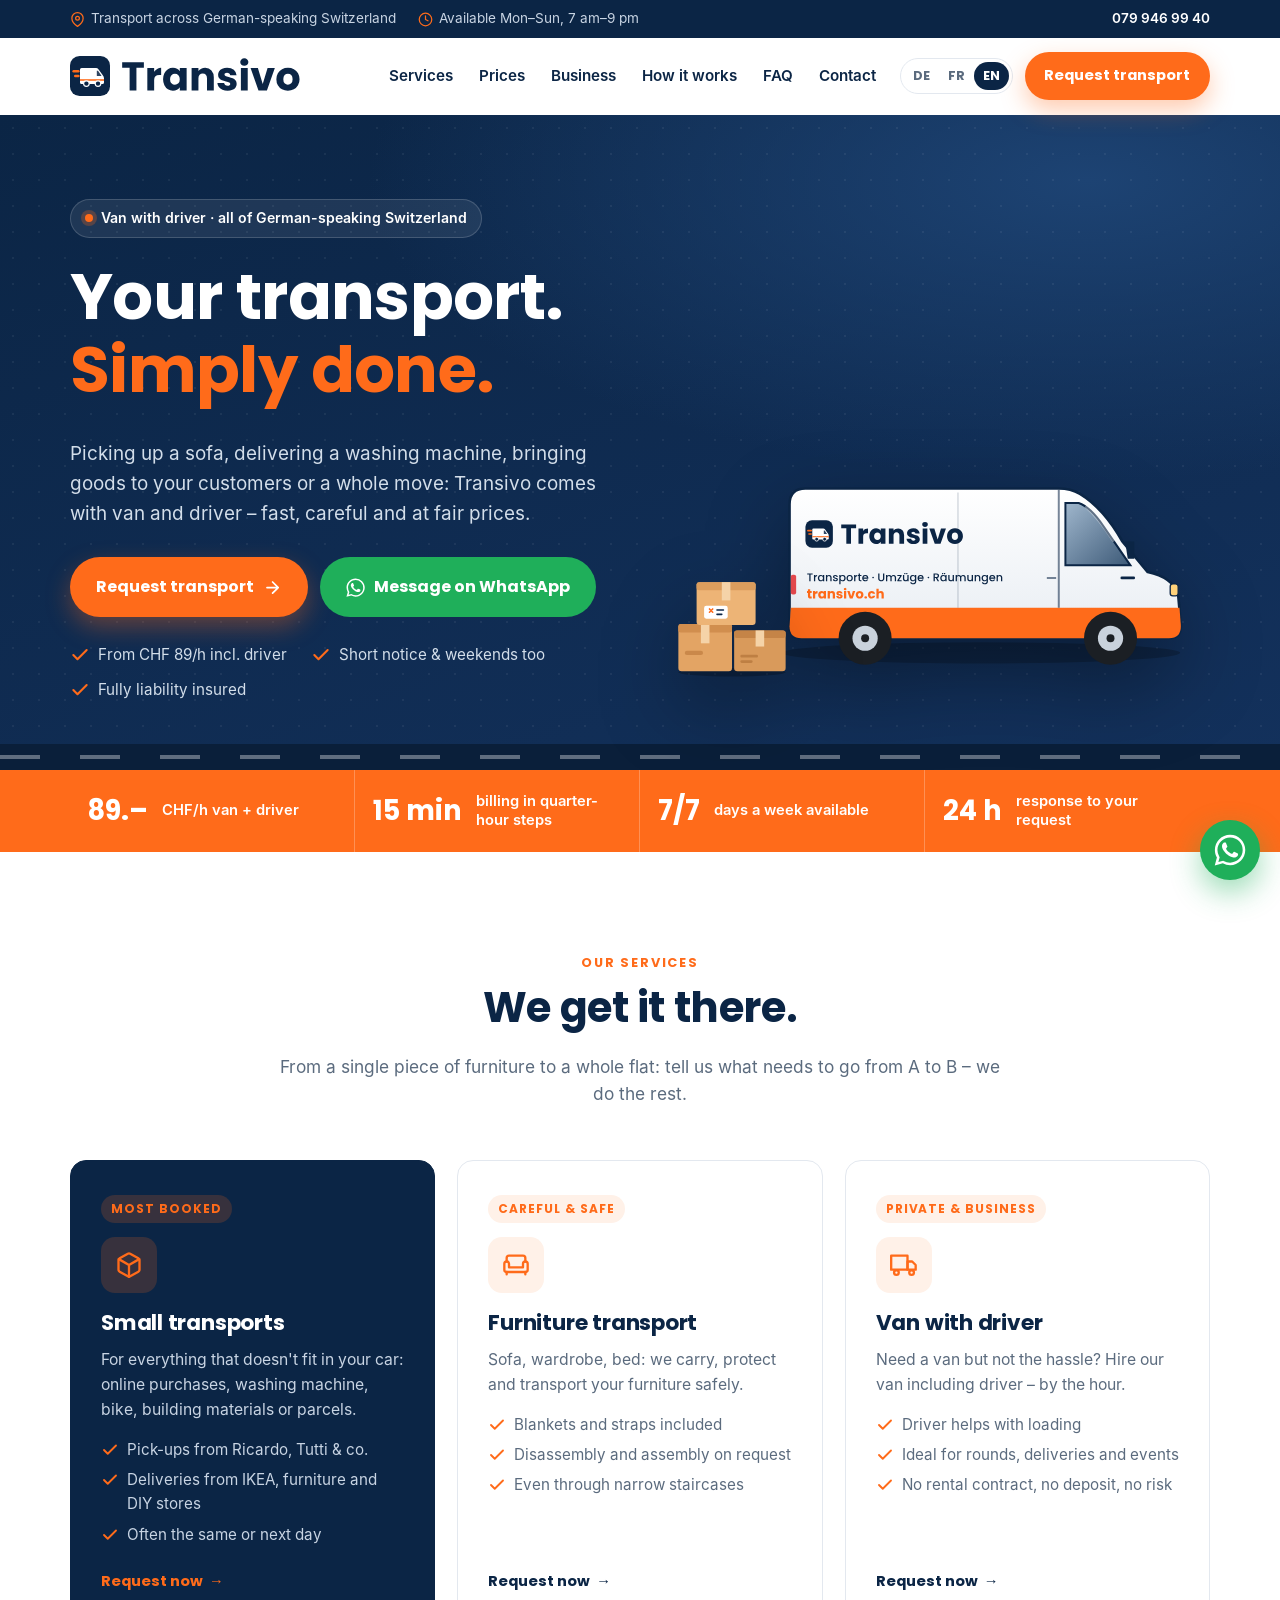
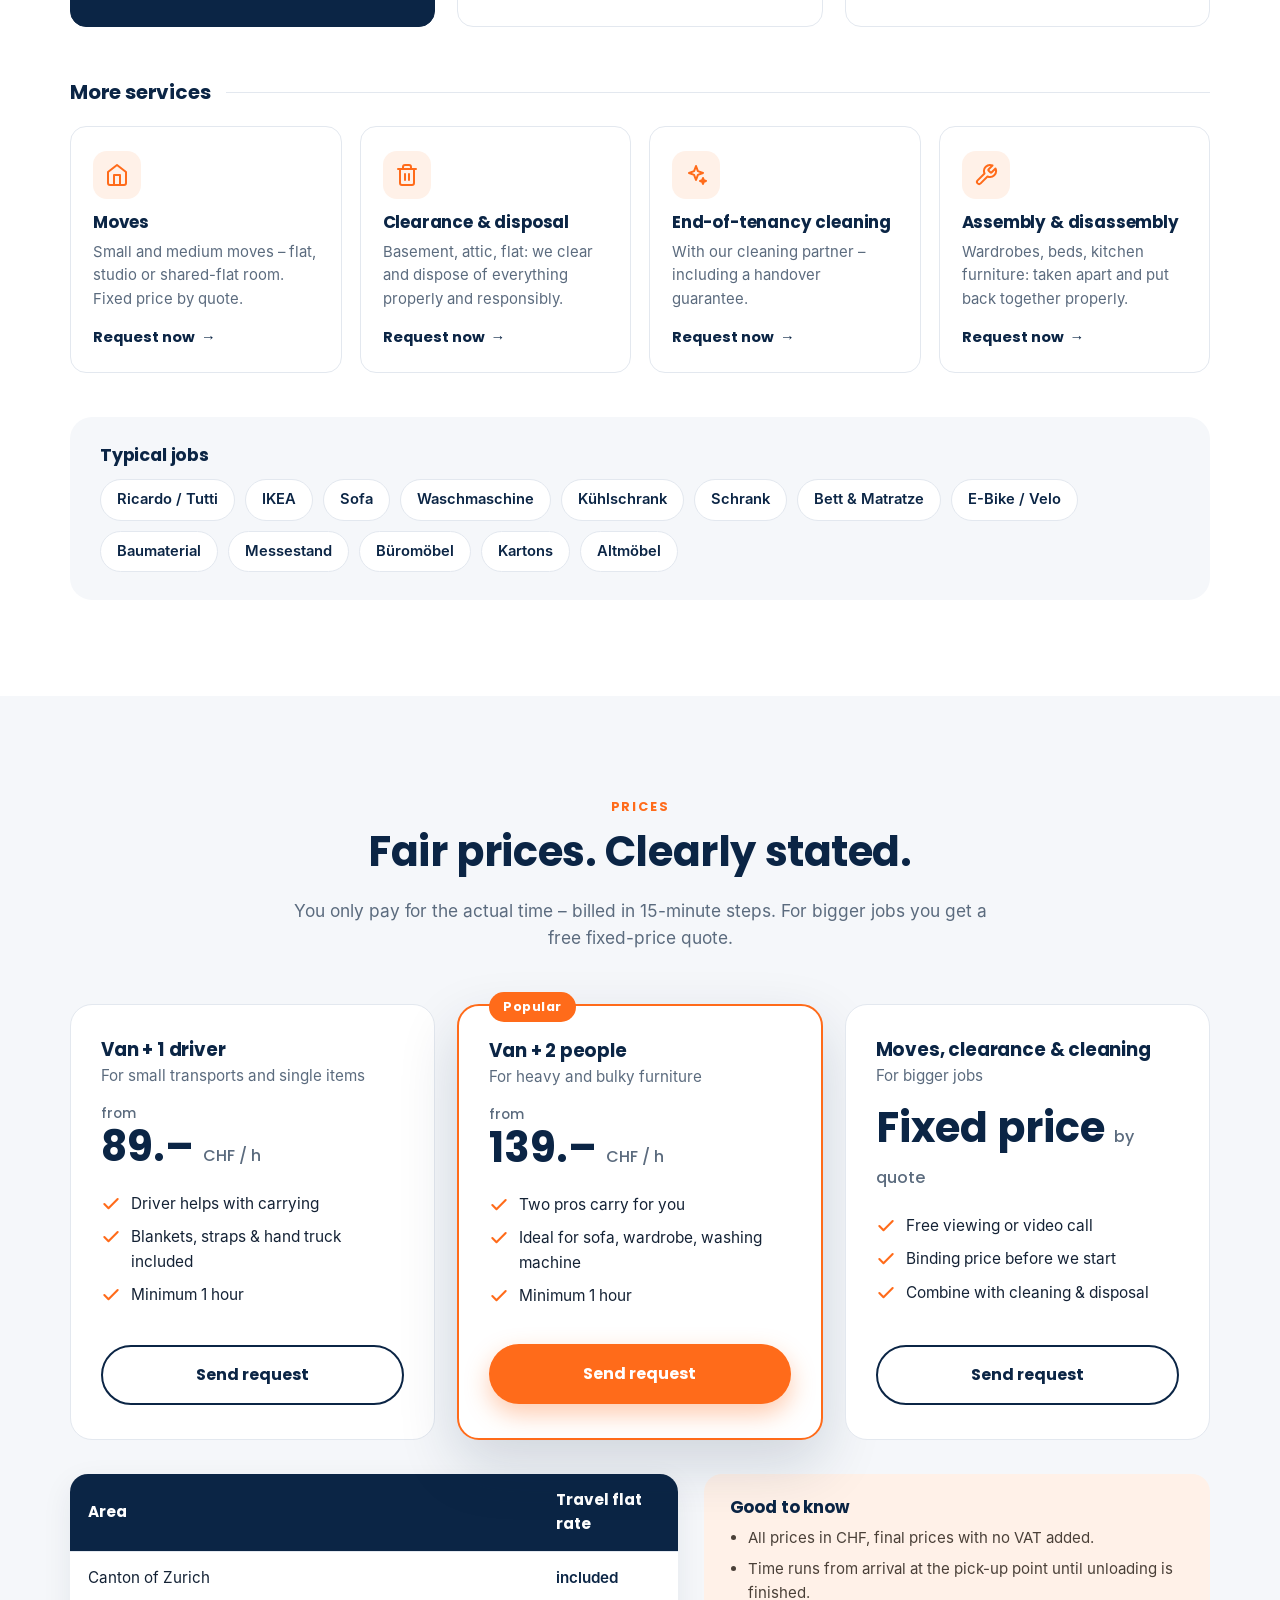
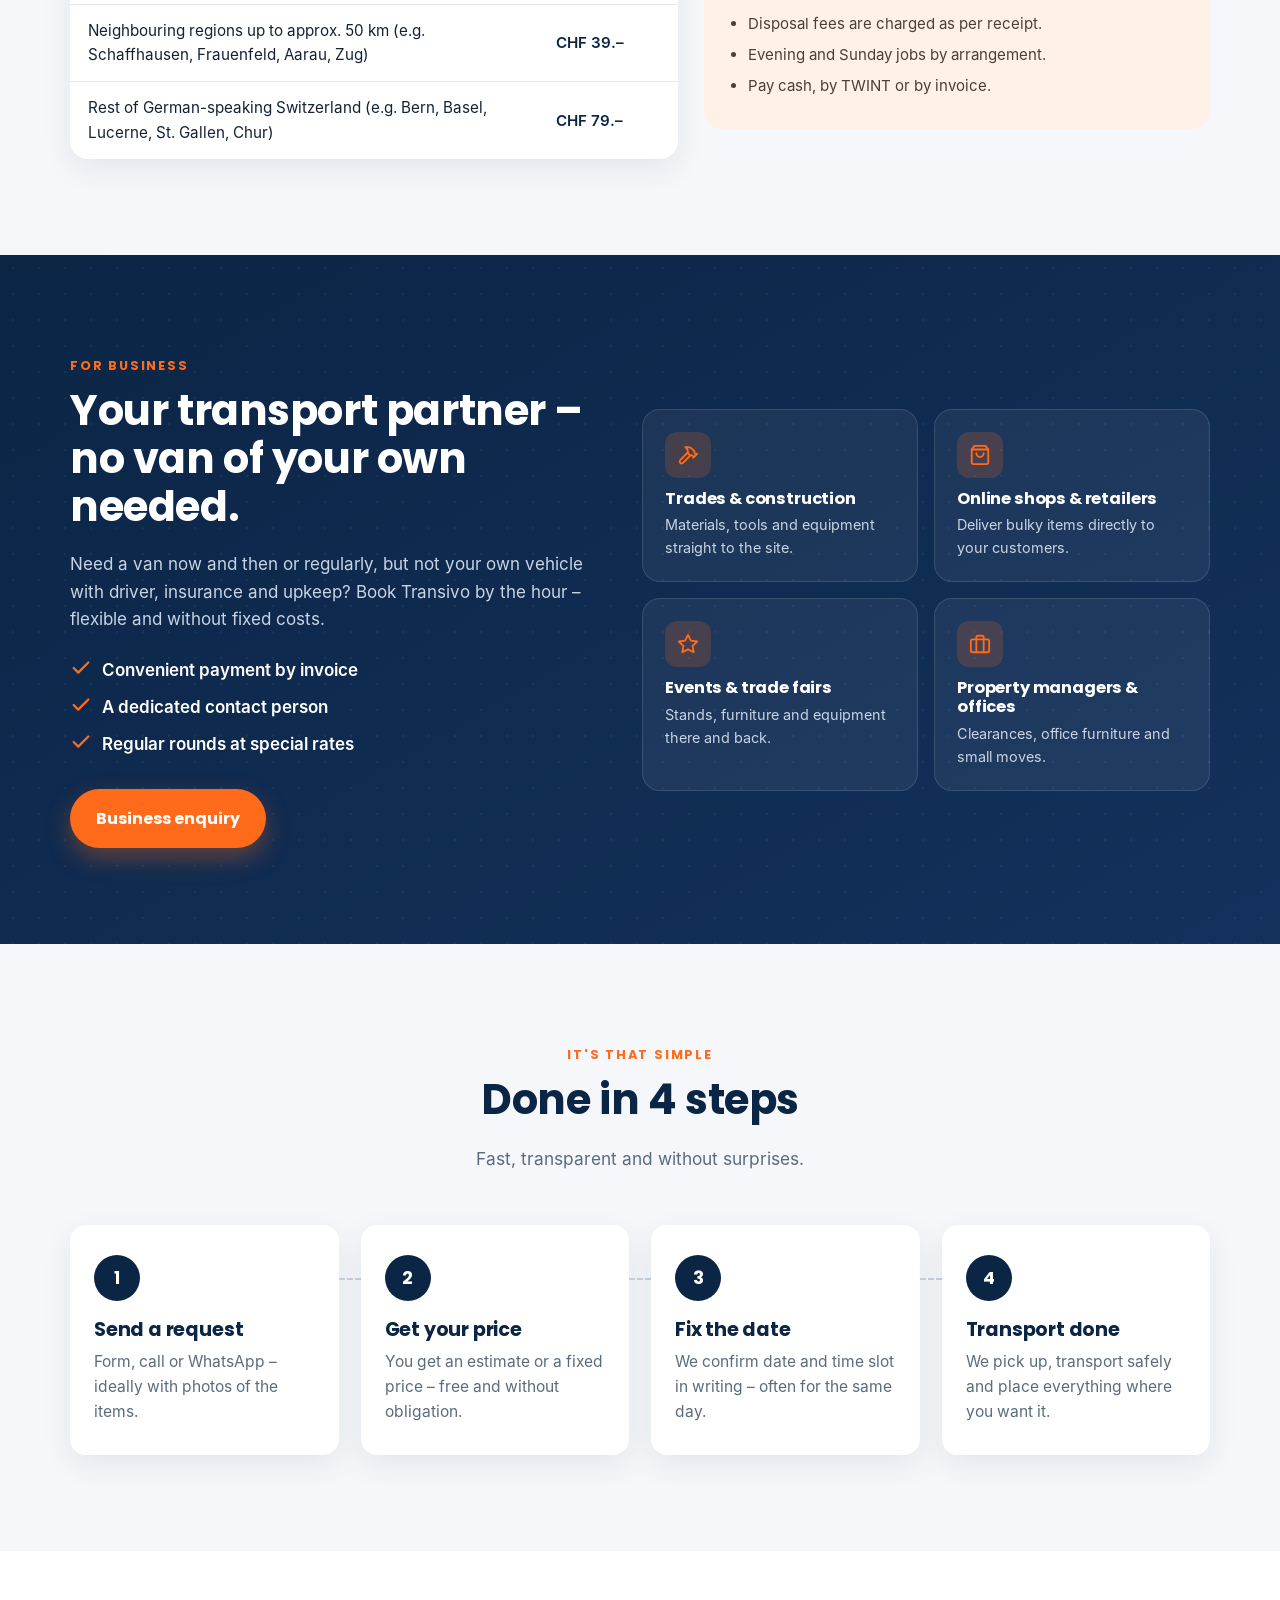
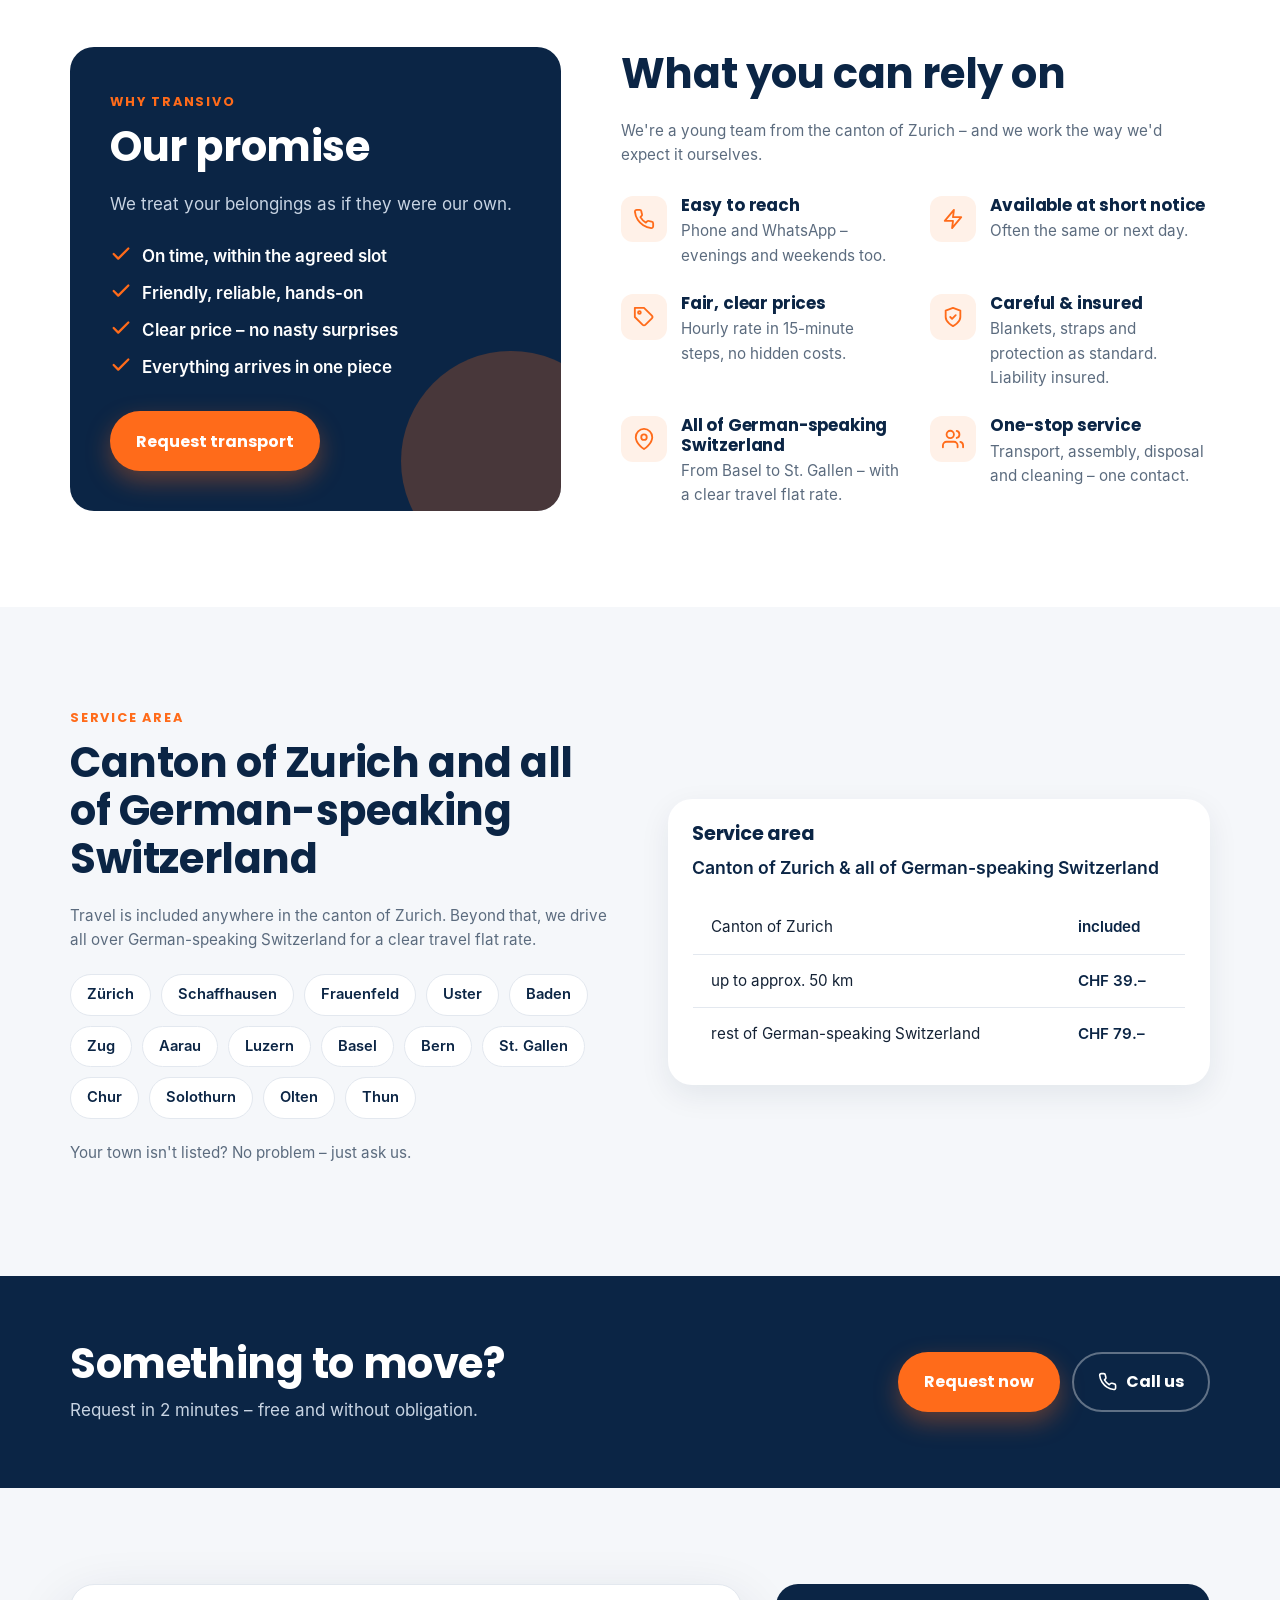
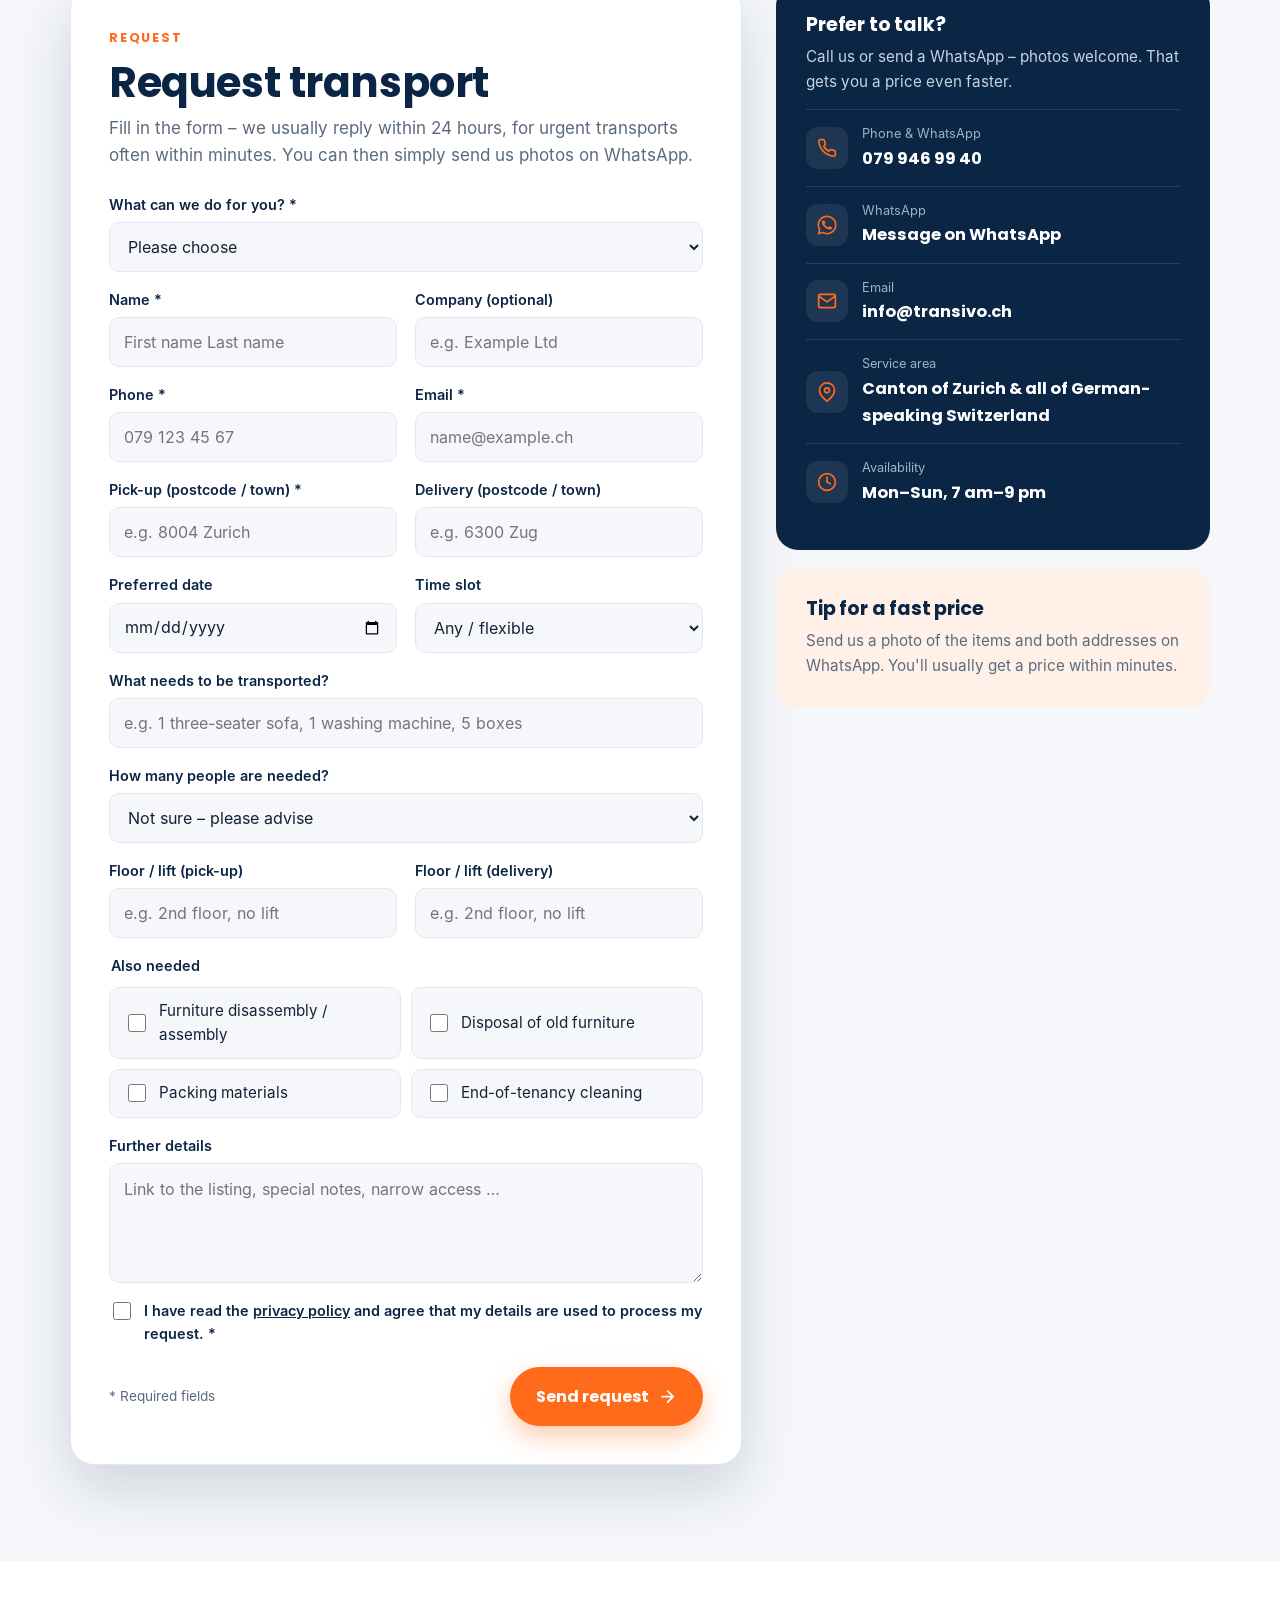
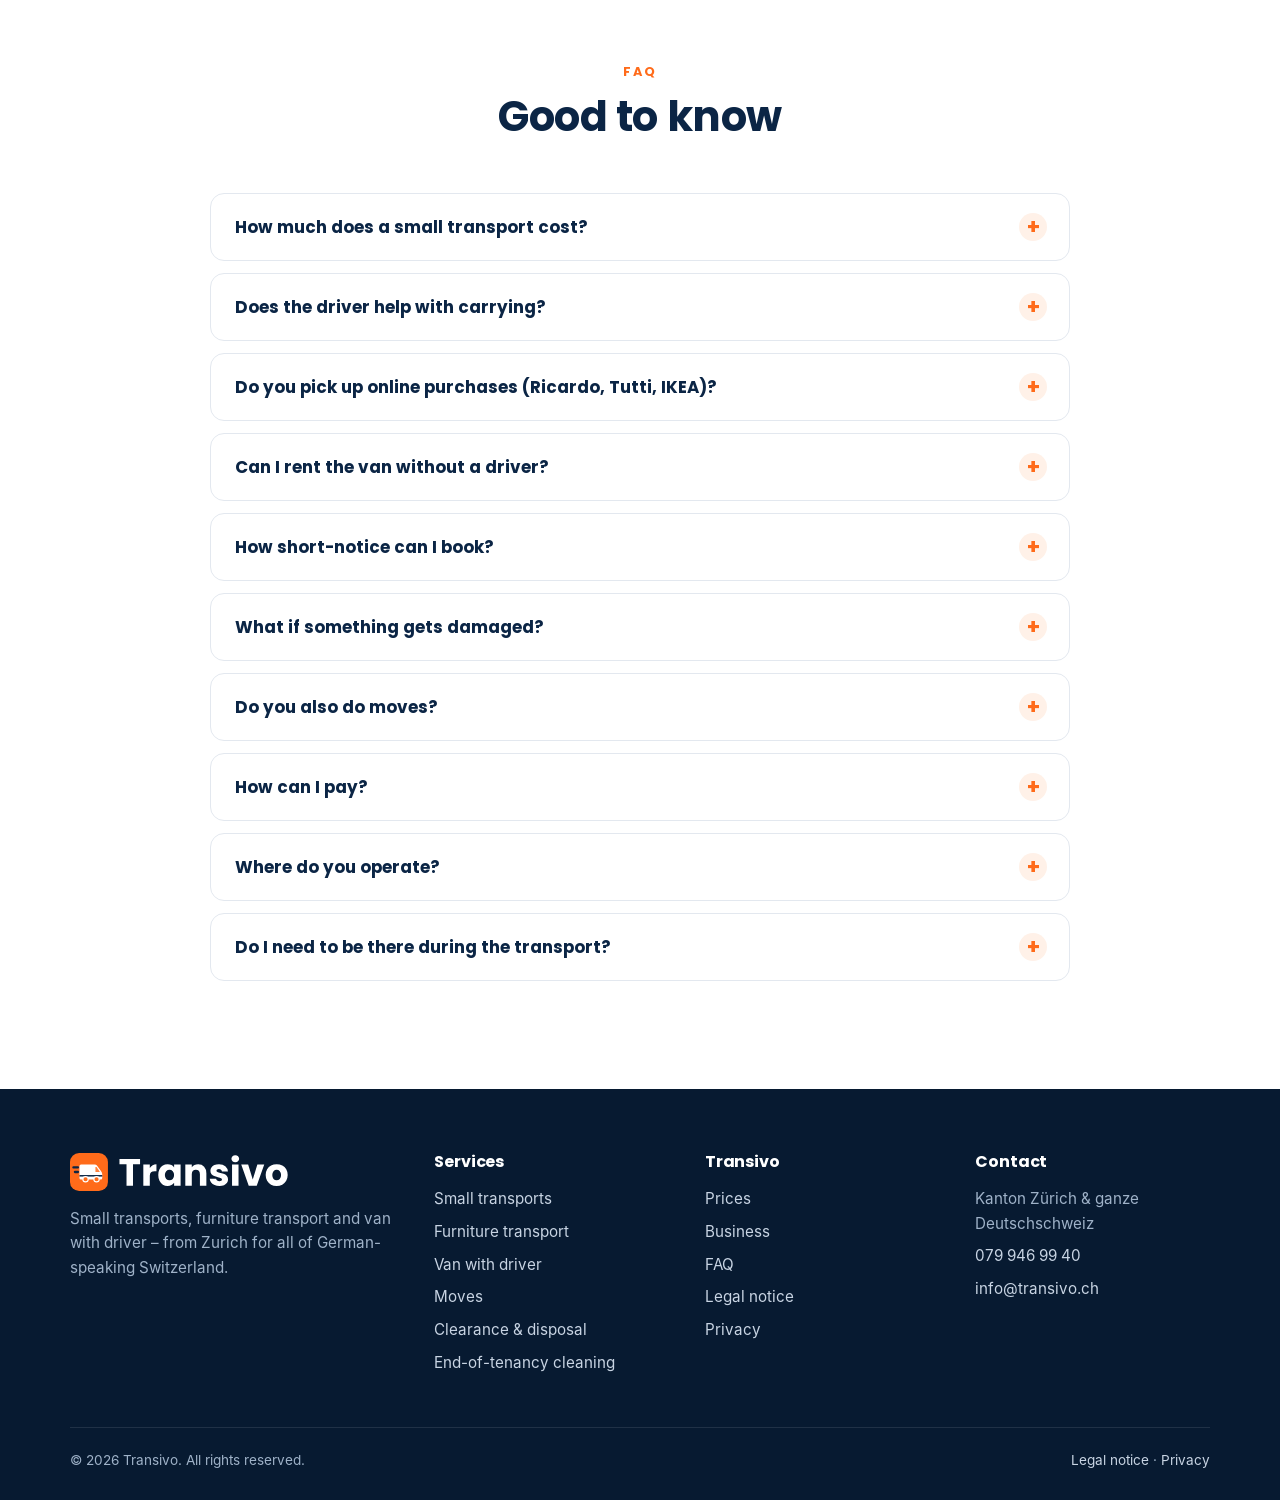
<file: index.html>
<!doctype html>
<html lang="de">
<head>
  <meta charset="utf-8">
  <meta name="viewport" content="width=device-width, initial-scale=1">
  <title>Transivo – Kleintransporte, Möbeltransporte & Transporter mit Chauffeur | Deutschschweiz</title>
  <meta name="description" content="Transivo aus Zürich: Kleintransporte, Möbeltransporte und Transporter mit Chauffeur ab CHF 89/Std. Dazu Umzüge, Räumungen, Entsorgung und Endreinigung. Ganze Deutschschweiz, auch kurzfristig.">
  <meta name="theme-color" content="#0B2545">
  <link rel="canonical" href="https://transivo.ch/">

  <!-- Vorschau, wenn der Link auf WhatsApp/Facebook geteilt wird -->
  <meta property="og:type" content="website">
  <meta property="og:title" content="Transivo – Ihr Transport. Einfach erledigt.">
  <meta property="og:description" content="Kleintransporte, Möbeltransporte und Transporter mit Chauffeur ab CHF 89/Std. – aus Zürich für die ganze Deutschschweiz.">
  <meta property="og:url" content="https://transivo.ch/">
  <meta property="og:image" content="https://transivo.ch/assets/og-image.png">
  <meta name="twitter:card" content="summary_large_image">

  <link rel="icon" href="assets/transivo-icon.svg" type="image/svg+xml">
  <link rel="icon" href="assets/favicon-32.png" sizes="32x32" type="image/png">
  <link rel="apple-touch-icon" href="assets/apple-touch-icon.png">
  <link rel="preload" href="assets/fonts/poppins-700.woff2" as="font" type="font/woff2" crossorigin>
  <link rel="stylesheet" href="css/style.css">

  <!-- Infos für Google (Firmenprofil) -->
  <script type="application/ld+json">
  {
    "@context": "https://schema.org",
    "@type": "MovingCompany",
    "name": "Transivo",
    "url": "https://transivo.ch/",
    "logo": "https://transivo.ch/assets/transivo-icon.svg",
    "image": "https://transivo.ch/assets/og-image.png",
    "telephone": "+41799469940",
    "email": "info@transivo.ch",
    "priceRange": "ab CHF 89/Std.",
        "areaServed": ["Kanton Zürich", "Deutschschweiz"],
    "openingHours": "Mo-Su 07:00-21:00",
    "description": "Kleintransporte, Möbeltransporte und Transporter mit Chauffeur. Dazu Umzüge, Räumungen, Entsorgung und Endreinigung in der ganzen Deutschschweiz."
  }
  </script>
</head>
<body>

<svg width="0" height="0" style="position:absolute" aria-hidden="true">
  <defs>
    <symbol id="i-check" viewBox="0 0 24 24" fill="none" stroke="currentColor" stroke-width="2.5" stroke-linecap="round" stroke-linejoin="round"><path d="M20 6 9 17l-5-5"/></symbol>
    <symbol id="i-phone" viewBox="0 0 24 24" fill="none" stroke="currentColor" stroke-width="2" stroke-linecap="round" stroke-linejoin="round"><path d="M22 16.92v3a2 2 0 0 1-2.18 2 19.79 19.79 0 0 1-8.63-3.07 19.5 19.5 0 0 1-6-6 19.79 19.79 0 0 1-3.07-8.67A2 2 0 0 1 4.11 2h3a2 2 0 0 1 2 1.72 12.84 12.84 0 0 0 .7 2.81 2 2 0 0 1-.45 2.11L8.09 9.91a16 16 0 0 0 6 6l1.27-1.27a2 2 0 0 1 2.11-.45 12.84 12.84 0 0 0 2.81.7A2 2 0 0 1 22 16.92z"/></symbol>
    <symbol id="i-mail" viewBox="0 0 24 24" fill="none" stroke="currentColor" stroke-width="2" stroke-linecap="round" stroke-linejoin="round"><path d="M4 4h16a2 2 0 0 1 2 2v12a2 2 0 0 1-2 2H4a2 2 0 0 1-2-2V6a2 2 0 0 1 2-2z"/><path d="m22 6-10 7L2 6"/></symbol>
    <symbol id="i-clock" viewBox="0 0 24 24" fill="none" stroke="currentColor" stroke-width="2" stroke-linecap="round" stroke-linejoin="round"><circle cx="12" cy="12" r="10"/><path d="M12 6v6l4 2"/></symbol>
    <symbol id="i-pin" viewBox="0 0 24 24" fill="none" stroke="currentColor" stroke-width="2" stroke-linecap="round" stroke-linejoin="round"><path d="M21 10c0 7-9 13-9 13s-9-6-9-13a9 9 0 0 1 18 0z"/><circle cx="12" cy="10" r="3"/></symbol>
    <symbol id="i-home" viewBox="0 0 24 24" fill="none" stroke="currentColor" stroke-width="2" stroke-linecap="round" stroke-linejoin="round"><path d="m3 9 9-7 9 7v11a2 2 0 0 1-2 2H5a2 2 0 0 1-2-2z"/><path d="M9 22V12h6v10"/></symbol>
    <symbol id="i-office" viewBox="0 0 24 24" fill="none" stroke="currentColor" stroke-width="2" stroke-linecap="round" stroke-linejoin="round"><rect x="2" y="7" width="20" height="14" rx="2"/><path d="M16 21V5a2 2 0 0 0-2-2h-4a2 2 0 0 0-2 2v16"/></symbol>
    <symbol id="i-sofa" viewBox="0 0 24 24" fill="none" stroke="currentColor" stroke-width="2" stroke-linecap="round" stroke-linejoin="round"><path d="M20 9V6a2 2 0 0 0-2-2H6a2 2 0 0 0-2 2v3"/><path d="M2 11a2 2 0 0 1 4 0v3h12v-3a2 2 0 0 1 4 0v5a2 2 0 0 1-2 2H4a2 2 0 0 1-2-2z"/><path d="M4 18v2M20 18v2"/></symbol>
    <symbol id="i-tool" viewBox="0 0 24 24" fill="none" stroke="currentColor" stroke-width="2" stroke-linecap="round" stroke-linejoin="round"><path d="M14.7 6.3a1 1 0 0 0 0 1.4l1.6 1.6a1 1 0 0 0 1.4 0l3.77-3.77a6 6 0 0 1-7.94 7.94l-6.91 6.91a2.12 2.12 0 0 1-3-3l6.91-6.91a6 6 0 0 1 7.94-7.94l-3.76 3.76z"/></symbol>
    <symbol id="i-box" viewBox="0 0 24 24" fill="none" stroke="currentColor" stroke-width="2" stroke-linecap="round" stroke-linejoin="round"><path d="M21 16V8a2 2 0 0 0-1-1.73l-7-4a2 2 0 0 0-2 0l-7 4A2 2 0 0 0 3 8v8a2 2 0 0 0 1 1.73l7 4a2 2 0 0 0 2 0l7-4A2 2 0 0 0 21 16z"/><path d="M3.27 6.96 12 12.01l8.73-5.05M12 22.08V12"/></symbol>
    <symbol id="i-trash" viewBox="0 0 24 24" fill="none" stroke="currentColor" stroke-width="2" stroke-linecap="round" stroke-linejoin="round"><path d="M3 6h18M19 6v14a2 2 0 0 1-2 2H7a2 2 0 0 1-2-2V6m3 0V4a2 2 0 0 1 2-2h4a2 2 0 0 1 2 2v2"/><path d="M10 11v6M14 11v6"/></symbol>
    <symbol id="i-spark" viewBox="0 0 24 24" fill="none" stroke="currentColor" stroke-width="2" stroke-linecap="round" stroke-linejoin="round"><path d="M12 3l1.9 5.1L19 10l-5.1 1.9L12 17l-1.9-5.1L5 10l5.1-1.9z"/><path d="M19 15l.8 2.2L22 18l-2.2.8L19 21l-.8-2.2L16 18l2.2-.8z"/></symbol>
    <symbol id="i-shield" viewBox="0 0 24 24" fill="none" stroke="currentColor" stroke-width="2" stroke-linecap="round" stroke-linejoin="round"><path d="M12 22s8-4 8-10V5l-8-3-8 3v7c0 6 8 10 8 10z"/><path d="m9 12 2 2 4-4"/></symbol>
    <symbol id="i-cal" viewBox="0 0 24 24" fill="none" stroke="currentColor" stroke-width="2" stroke-linecap="round" stroke-linejoin="round"><rect x="3" y="4" width="18" height="18" rx="2"/><path d="M16 2v4M8 2v4M3 10h18"/></symbol>
    <symbol id="i-tag" viewBox="0 0 24 24" fill="none" stroke="currentColor" stroke-width="2" stroke-linecap="round" stroke-linejoin="round"><path d="M20.59 13.41 13.42 20.58a2 2 0 0 1-2.83 0L2 12V2h10l8.59 8.59a2 2 0 0 1 0 2.82z"/><circle cx="7" cy="7" r="1.5"/></symbol>
    <symbol id="i-users" viewBox="0 0 24 24" fill="none" stroke="currentColor" stroke-width="2" stroke-linecap="round" stroke-linejoin="round"><path d="M17 21v-2a4 4 0 0 0-4-4H5a4 4 0 0 0-4 4v2"/><circle cx="9" cy="7" r="4"/><path d="M23 21v-2a4 4 0 0 0-3-3.87M16 3.13a4 4 0 0 1 0 7.75"/></symbol>
    <symbol id="i-arrow" viewBox="0 0 24 24" fill="none" stroke="currentColor" stroke-width="2.2" stroke-linecap="round" stroke-linejoin="round"><path d="M5 12h14M12 5l7 7-7 7"/></symbol>
    <symbol id="i-wa" viewBox="0 0 24 24" fill="currentColor"><path d="M17.47 14.38c-.3-.15-1.76-.87-2.03-.97-.27-.1-.47-.15-.67.15-.2.3-.77.97-.94 1.17-.17.2-.35.22-.65.07-.3-.15-1.26-.46-2.4-1.48-.89-.79-1.49-1.77-1.66-2.07-.17-.3-.02-.46.13-.61.13-.13.3-.35.45-.52.15-.17.2-.3.3-.5.1-.2.05-.37-.02-.52-.08-.15-.67-1.62-.92-2.22-.24-.58-.49-.5-.67-.51h-.57c-.2 0-.52.07-.79.37-.27.3-1.04 1.02-1.04 2.48s1.07 2.88 1.21 3.08c.15.2 2.1 3.2 5.08 4.49.71.31 1.26.49 1.69.63.71.23 1.36.2 1.87.12.57-.09 1.76-.72 2.01-1.41.25-.7.25-1.29.17-1.41-.07-.13-.27-.2-.57-.35zM12.05 21.5h-.01a9.45 9.45 0 0 1-4.82-1.32l-.35-.21-3.58.94.96-3.49-.23-.36a9.44 9.44 0 0 1-1.45-5.03c0-5.22 4.25-9.47 9.48-9.47a9.4 9.4 0 0 1 6.7 2.78 9.4 9.4 0 0 1 2.77 6.7c0 5.22-4.25 9.46-9.47 9.46zm8.06-17.53A11.32 11.32 0 0 0 12.05.63C5.77.63.66 5.74.66 12.02c0 2 .52 3.96 1.52 5.69L.57 23.6l6.04-1.58a11.37 11.37 0 0 0 5.44 1.39h.01c6.28 0 11.39-5.11 11.39-11.39 0-3.04-1.19-5.9-3.34-8.05z"/></symbol>
    <symbol id="i-truck" viewBox="0 0 24 24" fill="none" stroke="currentColor" stroke-width="2" stroke-linecap="round" stroke-linejoin="round"><path d="M1 4h14v12H1z"/><path d="M15 9h4l3 3v4h-7z"/><circle cx="5.5" cy="18.5" r="2"/><circle cx="18.5" cy="18.5" r="2"/></symbol>
    <symbol id="i-shop" viewBox="0 0 24 24" fill="none" stroke="currentColor" stroke-width="2" stroke-linecap="round" stroke-linejoin="round"><path d="M6 2 3 6v14a2 2 0 0 0 2 2h14a2 2 0 0 0 2-2V6l-3-4z"/><path d="M3 6h18M16 10a4 4 0 0 1-8 0"/></symbol>
    <symbol id="i-star" viewBox="0 0 24 24" fill="none" stroke="currentColor" stroke-width="2" stroke-linecap="round" stroke-linejoin="round"><path d="m12 2 3.1 6.3 6.9 1-5 4.9 1.2 6.8L12 17.8 5.8 21l1.2-6.8-5-4.9 6.9-1z"/></symbol>
    <symbol id="i-hammer" viewBox="0 0 24 24" fill="none" stroke="currentColor" stroke-width="2" stroke-linecap="round" stroke-linejoin="round"><path d="m15 12-8.5 8.5a2.12 2.12 0 0 1-3-3L12 9"/><path d="M17.64 15 22 10.64M20.91 11.7l-1.25-1.25a2.4 2.4 0 0 1-.71-1.7V7.86l-2.84-2.84a5 5 0 0 0-3.54-1.47H9.05l.92.82a5.7 5.7 0 0 1 1.94 4.27v1.47l2 2h1.37a2.4 2.4 0 0 1 1.7.71l1.25 1.25"/></symbol>
    <symbol id="i-zap" viewBox="0 0 24 24" fill="none" stroke="currentColor" stroke-width="2" stroke-linecap="round" stroke-linejoin="round"><path d="M13 2 3 14h9l-1 8 10-12h-9z"/></symbol>
  </defs>
</svg>

<!-- ===== Topbar ===== -->
<div class="topbar">
  <div class="wrap">
    <div class="tb-left">
      <span><svg><use href="#i-pin"/></svg><span data-i18n="top.area">Transporte in der ganzen Deutschschweiz</span></span>
      <span class="tb-hide"><svg><use href="#i-clock"/></svg><span data-i18n="top.hours">Mo–So erreichbar, 07:00–21:00</span></span>
    </div>
    <a href="tel:+41799469940">079 946 99 40</a>
  </div>
</div>

<!-- ===== Header ===== -->
<header class="header" id="header">
  <div class="wrap">
    <a href="#top" class="logo" aria-label="Transivo Startseite"><img src="assets/transivo-logo-farbig.svg" alt="Transivo" width="180" height="40"></a>
    <nav class="nav" id="nav">
      <a href="#leistungen" data-i18n="nav.services">Leistungen</a>
      <a href="#preise" data-i18n="nav.prices">Preise</a>
      <a href="#firmen" data-i18n="nav.b2b">Für Firmen</a>
      <a href="#ablauf" data-i18n="nav.process">Ablauf</a>
      <a href="#faq" data-i18n="nav.faq">FAQ</a>
      <a href="#anfrage" data-i18n="nav.contact">Kontakt</a>
    </nav>
    <div class="header-actions">
      <div class="lang" role="group" aria-label="Sprache / Langue / Language">
        <button type="button" data-lang="de" class="active">DE</button>
        <button type="button" data-lang="fr">FR</button>
        <button type="button" data-lang="en">EN</button>
      </div>
      <a href="#anfrage" class="btn btn-primary" data-i18n="nav.cta">Transport anfragen</a>
      <button class="burger" id="burger" aria-label="Menü" aria-expanded="false"><span></span><span></span><span></span></button>
    </div>
  </div>
</header>

<main id="top">

<!-- ===== Hero ===== -->
<section class="hero">
  <div class="wrap">
    <div>
      <div class="badge"><i></i><span data-i18n="hero.badge">Transporter mit Chauffeur · ganze Deutschschweiz</span></div>
      <h1 data-i18n="hero.title">Ihr Transport.<br><span>Einfach erledigt.</span></h1>
      <p class="lead" data-i18n="hero.text">Sofa abholen, Waschmaschine liefern, Ware zum Kunden bringen oder gleich einen ganzen Umzug: Transivo kommt mit Transporter und Chauffeur – schnell, sorgfältig und zu fairen Preisen.</p>
      <div class="hero-ctas">
        <a href="#anfrage" class="btn btn-primary"><span data-i18n="hero.cta1">Transport anfragen</span><svg><use href="#i-arrow"/></svg></a>
        <a href="https://wa.me/41799469940" class="btn btn-wa js-wa" target="_blank" rel="noopener"><svg><use href="#i-wa"/></svg><span data-i18n="hero.cta2">WhatsApp schreiben</span></a>
      </div>
      <ul class="hero-trust">
        <li><svg><use href="#i-check"/></svg><span data-i18n="hero.t1">Ab CHF 89/Std. inkl. Chauffeur</span></li>
        <li><svg><use href="#i-check"/></svg><span data-i18n="hero.t2">Kurzfristig &amp; auch am Wochenende</span></li>
        <!-- NUR STEHEN LASSEN, WENN IHR EINE BETRIEBSHAFTPFLICHT HABT -->
        <li><svg><use href="#i-check"/></svg><span data-i18n="hero.t3">Haftpflichtversichert</span></li>
      </ul>
    </div>
    <div class="hero-visual">
      <!-- Eigenes Foto später: Datei in assets/img/ legen und src ändern -->
      <img src="assets/img/transporter.svg" alt="Transivo Transporter" width="680" height="380">
      <img class="boxes" src="assets/img/kartons.svg" alt="" width="220" height="200">
    </div>
  </div>
  <div class="road"></div>
</section>

<!-- ===== Fakten ===== -->
<div class="facts">
  <div class="wrap">
    <div class="fact"><strong data-i18n="fact1.n">89.–</strong><span data-i18n="fact1.t">CHF/Std. Transporter + Chauffeur</span></div>
    <div class="fact"><strong data-i18n="fact2.n">15 Min.</strong><span data-i18n="fact2.t">Abrechnung im Viertelstunden-Takt</span></div>
    <div class="fact"><strong data-i18n="fact3.n">7/7</strong><span data-i18n="fact3.t">Tage pro Woche erreichbar</span></div>
    <div class="fact"><strong data-i18n="fact4.n">24 h</strong><span data-i18n="fact4.t">Antwort auf Ihre Anfrage</span></div>
  </div>
</div>

<!-- ===== Leistungen ===== -->
<section id="leistungen">
  <div class="wrap">
    <div class="sec-head reveal">
      <span class="kicker" data-i18n="svc.kicker">Unsere Leistungen</span>
      <h2 data-i18n="svc.title">Wir bringen es hin.</h2>
      <p data-i18n="svc.text">Vom einzelnen Möbelstück bis zur ganzen Wohnung: Sie sagen uns, was von A nach B muss – wir erledigen den Rest.</p>
    </div>

    <div class="grid-main">
      <article class="card big feature reveal">
        <span class="tag" data-i18n="m1.tag">Am häufigsten gebucht</span>
        <div class="ico"><svg><use href="#i-box"/></svg></div>
        <h3 data-i18n="m1.t">Kleintransporte</h3>
        <p data-i18n="m1.d">Für alles, was nicht ins Auto passt: Online-Käufe, Waschmaschine, Velo, Baumaterial oder Pakete.</p>
        <ul class="mini">
          <li><svg><use href="#i-check"/></svg><span data-i18n="m1.l1">Abholung bei Ricardo, Tutti &amp; Co.</span></li>
          <li><svg><use href="#i-check"/></svg><span data-i18n="m1.l2">Lieferung von IKEA, Möbelhaus, Baumarkt</span></li>
          <li><svg><use href="#i-check"/></svg><span data-i18n="m1.l3">Oft noch am gleichen oder nächsten Tag</span></li>
        </ul>
        <a href="#anfrage" class="more" data-type="1"><span data-i18n="svc.more">Jetzt anfragen</span> →</a>
      </article>
      <article class="card big reveal">
        <span class="tag" data-i18n="m2.tag">Sorgfältig &amp; sicher</span>
        <div class="ico"><svg><use href="#i-sofa"/></svg></div>
        <h3 data-i18n="m2.t">Möbeltransporte</h3>
        <p data-i18n="m2.d">Sofa, Schrank, Bett oder Klavierbank: Wir tragen, schützen und transportieren Ihre Möbel sicher.</p>
        <ul class="mini">
          <li><svg><use href="#i-check"/></svg><span data-i18n="m2.l1">Möbeldecken und Gurte inklusive</span></li>
          <li><svg><use href="#i-check"/></svg><span data-i18n="m2.l2">Auf Wunsch mit Ab- und Aufbau</span></li>
          <li><svg><use href="#i-check"/></svg><span data-i18n="m2.l3">Auch über enge Treppenhäuser</span></li>
        </ul>
        <a href="#anfrage" class="more" data-type="2"><span data-i18n="svc.more">Jetzt anfragen</span> →</a>
      </article>
      <article class="card big reveal">
        <span class="tag" data-i18n="m3.tag">Für Private &amp; Firmen</span>
        <div class="ico"><svg><use href="#i-truck"/></svg></div>
        <h3 data-i18n="m3.t">Transporter mit Chauffeur</h3>
        <p data-i18n="m3.d">Sie brauchen einen Lieferwagen, aber keinen Stress? Mieten Sie unseren Transporter samt Fahrer – stundenweise.</p>
        <ul class="mini">
          <li><svg><use href="#i-check"/></svg><span data-i18n="m3.l1">Fahrer hilft beim Ein- und Ausladen</span></li>
          <li><svg><use href="#i-check"/></svg><span data-i18n="m3.l2">Ideal für Touren, Lieferungen und Events</span></li>
          <li><svg><use href="#i-check"/></svg><span data-i18n="m3.l3">Kein Mietvertrag, keine Kaution, kein Risiko</span></li>
        </ul>
        <a href="#anfrage" class="more" data-type="3"><span data-i18n="svc.more">Jetzt anfragen</span> →</a>
      </article>
    </div>

    <div class="sub-head"><h3 data-i18n="svc.extra">Weitere Leistungen</h3></div>
    <div class="grid-extra">
      <article class="card small reveal"><div class="ico"><svg><use href="#i-home"/></svg></div><h3 data-i18n="e1.t">Umzüge</h3><p data-i18n="e1.d">Kleine und mittlere Umzüge – Wohnung, Studio oder WG-Zimmer. Fixpreis nach Offerte.</p><a href="#anfrage" class="more" data-type="4"><span data-i18n="svc.more">Jetzt anfragen</span> →</a></article>
      <article class="card small reveal"><div class="ico"><svg><use href="#i-trash"/></svg></div><h3 data-i18n="e2.t">Räumung &amp; Entsorgung</h3><p data-i18n="e2.d">Keller, Estrich, Wohnung: Wir räumen und entsorgen fachgerecht und umweltbewusst.</p><a href="#anfrage" class="more" data-type="5"><span data-i18n="svc.more">Jetzt anfragen</span> →</a></article>
      <article class="card small reveal"><div class="ico"><svg><use href="#i-spark"/></svg></div><h3 data-i18n="e3.t">Endreinigung</h3><p data-i18n="e3.d">Mit unserem Reinigungspartner – inklusive Abnahmegarantie bei der Wohnungsübergabe.</p><a href="#anfrage" class="more" data-type="6"><span data-i18n="svc.more">Jetzt anfragen</span> →</a></article>
      <article class="card small reveal"><div class="ico"><svg><use href="#i-tool"/></svg></div><h3 data-i18n="e4.t">Montage &amp; Demontage</h3><p data-i18n="e4.d">Schränke, Betten, Küchenmöbel: fachgerecht ab- und am neuen Ort wieder aufgebaut.</p><a href="#anfrage" class="more" data-type="2" data-extra="x1"><span data-i18n="svc.more">Jetzt anfragen</span> →</a></article>
    </div>

    <div class="jobs reveal">
      <h3 data-i18n="jobs.t">Typische Aufträge</h3>
      <div class="chips">
        <span>Ricardo / Tutti</span><span>IKEA</span><span>Sofa</span><span>Waschmaschine</span><span>Kühlschrank</span><span>Schrank</span><span>Bett &amp; Matratze</span><span>E-Bike / Velo</span><span>Baumaterial</span><span>Messestand</span><span>Büromöbel</span><span>Kartons</span><span>Altmöbel</span>
      </div>
    </div>
  </div>
</section>

<!-- ===== Preise ===== -->
<section id="preise" class="soft">
  <div class="wrap">
    <div class="sec-head reveal">
      <span class="kicker" data-i18n="pr.kicker">Preise</span>
      <h2 data-i18n="pr.title">Faire Preise. Klar kommuniziert.</h2>
      <p data-i18n="pr.text">Sie bezahlen nur die effektive Zeit – abgerechnet im 15-Minuten-Takt. Für grössere Aufträge erhalten Sie eine kostenlose Offerte mit Fixpreis.</p>
    </div>
    <div class="prices">
      <div class="price reveal">
        <h3 data-i18n="price1.t">Transporter + 1 Chauffeur</h3>
        <p class="for" data-i18n="price1.for">Für Kleintransporte und einzelne Möbel</p>
        <div class="amount"><span class="from" data-i18n="price1.from">ab</span><span data-i18n="price1.amount">89.–</span> <small data-i18n="price1.unit">CHF / Std.</small></div>
        <ul>
          <li><svg><use href="#i-check"/></svg><span data-i18n="price1.l1">Fahrer hilft beim Tragen</span></li>
          <li><svg><use href="#i-check"/></svg><span data-i18n="price1.l2">Decken, Gurte &amp; Sackrolli inklusive</span></li>
          <li><svg><use href="#i-check"/></svg><span data-i18n="price1.l3">Mindestens 1 Stunde</span></li>
        </ul>
        <a href="#anfrage" class="btn btn-outline" data-type="1" data-people="1" data-i18n="price.btn">Anfrage senden</a>
      </div>
      <div class="price hot reveal">
        <span class="ribbon" data-i18n="price2.ribbon">Beliebt</span>
        <h3 data-i18n="price2.t">Transporter + 2 Personen</h3>
        <p class="for" data-i18n="price2.for">Für schwere und sperrige Möbel</p>
        <div class="amount"><span class="from" data-i18n="price2.from">ab</span><span data-i18n="price2.amount">139.–</span> <small data-i18n="price2.unit">CHF / Std.</small></div>
        <ul>
          <li><svg><use href="#i-check"/></svg><span data-i18n="price2.l1">Zwei Profis tragen für Sie</span></li>
          <li><svg><use href="#i-check"/></svg><span data-i18n="price2.l2">Ideal für Sofa, Schrank, Waschmaschine</span></li>
          <li><svg><use href="#i-check"/></svg><span data-i18n="price2.l3">Mindestens 1 Stunde</span></li>
        </ul>
        <a href="#anfrage" class="btn btn-primary" data-type="2" data-people="2" data-i18n="price.btn">Anfrage senden</a>
      </div>
      <div class="price reveal">
        <h3 data-i18n="price3.t">Umzug, Räumung &amp; Reinigung</h3>
        <p class="for" data-i18n="price3.for">Für grössere Aufträge</p>
        <div class="amount"><span class="from" data-i18n="price3.from"></span><span data-i18n="price3.amount">Fixpreis</span> <small data-i18n="price3.unit">nach Offerte</small></div>
        <ul>
          <li><svg><use href="#i-check"/></svg><span data-i18n="price3.l1">Kostenlose Besichtigung oder Video-Call</span></li>
          <li><svg><use href="#i-check"/></svg><span data-i18n="price3.l2">Verbindlicher Preis vor Auftragsbeginn</span></li>
          <li><svg><use href="#i-check"/></svg><span data-i18n="price3.l3">Kombi mit Reinigung &amp; Entsorgung</span></li>
        </ul>
        <a href="#anfrage" class="btn btn-outline" data-type="4" data-i18n="price.btn">Anfrage senden</a>
      </div>
    </div>

    <div class="zones">
      <div class="reveal">
        <table class="zone-table">
          <thead><tr><th data-i18n="zone.h1">Gebiet</th><th data-i18n="zone.h2">Anfahrtspauschale</th></tr></thead>
          <tbody>
            <tr><td data-i18n="zone.z1">Kanton Zürich</td><td data-i18n="zone.z1p">inklusive</td></tr>
            <tr><td data-i18n="zone.z2">Nachbarregionen bis ca. 50 km (z.B. Schaffhausen, Frauenfeld, Aarau, Zug)</td><td data-i18n="zone.z2p">CHF 39.–</td></tr>
            <tr><td data-i18n="zone.z3">Übrige Deutschschweiz (z.B. Bern, Basel, Luzern, St. Gallen, Chur)</td><td data-i18n="zone.z3p">CHF 79.–</td></tr>
          </tbody>
        </table>
      </div>
      <div class="price-notes reveal">
        <h3 data-i18n="pn.title">Gut zu wissen</h3>
        <ul>
          <li data-i18n="pn.l1">Alle Preise in CHF, Endpreise ohne MWST-Zuschlag.</li>
          <li data-i18n="pn.l2">Die Zeit läuft ab Ankunft am Abholort bis zum Ende des Ausladens.</li>
          <li data-i18n="pn.l3">Entsorgungsgebühren werden nach Beleg verrechnet.</li>
          <li data-i18n="pn.l4">Abend- und Sonntagseinsätze nach Absprache.</li>
          <li data-i18n="pn.l5">Bezahlung bar, mit TWINT oder auf Rechnung.</li>
        </ul>
      </div>
    </div>
  </div>
</section>

<!-- ===== Für Firmen ===== -->
<section id="firmen" class="b2b">
  <div class="wrap">
    <div class="reveal">
      <span class="kicker" data-i18n="b2b.kicker">Für Firmen</span>
      <h2 data-i18n="b2b.title">Ihr Transportpartner – ohne eigenen Lieferwagen.</h2>
      <p data-i18n="b2b.text">Sie brauchen ab und zu oder regelmässig einen Transporter, aber kein eigenes Fahrzeug mit Fahrer, Versicherung und Unterhalt? Buchen Sie Transivo stundenweise – flexibel und ohne Fixkosten.</p>
      <ul class="promise">
        <li><svg><use href="#i-check"/></svg><span data-i18n="b2b.p1">Bezahlung bequem auf Rechnung</span></li>
        <li><svg><use href="#i-check"/></svg><span data-i18n="b2b.p2">Fester Ansprechpartner</span></li>
        <li><svg><use href="#i-check"/></svg><span data-i18n="b2b.p3">Regelmässige Touren zu Sonderkonditionen</span></li>
      </ul>
      <a href="#anfrage" class="btn btn-primary" data-type="3" data-b2b="1" data-i18n="b2b.cta">Firmenanfrage senden</a>
    </div>
    <div class="b2b-grid">
      <div class="b2b-item reveal"><div class="ico"><svg><use href="#i-hammer"/></svg></div><h3 data-i18n="b1.t">Handwerk &amp; Bau</h3><p data-i18n="b1.d">Material, Werkzeug und Geräte direkt auf die Baustelle.</p></div>
      <div class="b2b-item reveal"><div class="ico"><svg><use href="#i-shop"/></svg></div><h3 data-i18n="b2.t">Online-Shops &amp; Händler</h3><p data-i18n="b2.d">Lieferungen grosser Artikel direkt zu Ihren Kunden.</p></div>
      <div class="b2b-item reveal"><div class="ico"><svg><use href="#i-star"/></svg></div><h3 data-i18n="b3.t">Events &amp; Messen</h3><p data-i18n="b3.d">Stände, Mobiliar und Technik hin und zurück.</p></div>
      <div class="b2b-item reveal"><div class="ico"><svg><use href="#i-office"/></svg></div><h3 data-i18n="b4.t">Verwaltungen &amp; Büros</h3><p data-i18n="b4.d">Räumungen, Büromöbel und Kleinumzüge.</p></div>
    </div>
  </div>
</section>

<!-- ===== Ablauf ===== -->
<section id="ablauf" class="soft">
  <div class="wrap">
    <div class="sec-head reveal">
      <span class="kicker" data-i18n="proc.kicker">So einfach geht's</span>
      <h2 data-i18n="proc.title">In 4 Schritten erledigt</h2>
      <p data-i18n="proc.text">Schnell, transparent und ohne Überraschungen.</p>
    </div>
    <div class="steps">
      <div class="step reveal"><h3 data-i18n="p1.t">Anfrage senden</h3><p data-i18n="p1.d">Formular, Anruf oder WhatsApp – am besten mit Fotos der Gegenstände.</p></div>
      <div class="step reveal"><h3 data-i18n="p2.t">Preis erhalten</h3><p data-i18n="p2.d">Sie erhalten eine Preisschätzung oder einen Fixpreis – kostenlos und unverbindlich.</p></div>
      <div class="step reveal"><h3 data-i18n="p3.t">Termin fixieren</h3><p data-i18n="p3.d">Wir bestätigen Datum und Zeitfenster schriftlich – oft noch für den gleichen Tag.</p></div>
      <div class="step reveal"><h3 data-i18n="p4.t">Transport erledigt</h3><p data-i18n="p4.d">Wir holen ab, transportieren sicher und stellen alles dorthin, wo Sie es möchten.</p></div>
    </div>
  </div>
</section>

<!-- ===== Warum ===== -->
<section id="warum">
  <div class="wrap why">
    <div class="why-box reveal">
      <span class="kicker" data-i18n="why.kicker">Warum Transivo</span>
      <h2 data-i18n="why.box.title">Unser Versprechen</h2>
      <p data-i18n="why.box.text">Wir behandeln Ihre Sachen, als wären es unsere eigenen.</p>
      <ul class="promise">
        <li><svg><use href="#i-check"/></svg><span data-i18n="pr1">Pünktlich zum vereinbarten Zeitfenster</span></li>
        <li><svg><use href="#i-check"/></svg><span data-i18n="pr2">Freundlich, zuverlässig, anpackend</span></li>
        <li><svg><use href="#i-check"/></svg><span data-i18n="pr3">Klarer Preis – keine bösen Überraschungen</span></li>
        <li><svg><use href="#i-check"/></svg><span data-i18n="pr4">Alles kommt heil an</span></li>
      </ul>
      <a href="#anfrage" class="btn btn-primary" data-i18n="nav.cta">Transport anfragen</a>
    </div>
    <div>
      <div class="reveal">
        <h2 data-i18n="why.title">Darauf können Sie sich verlassen</h2>
        <p class="note" data-i18n="why.text">Wir sind ein junges Team aus dem Kanton Zürich – und arbeiten so, wie wir es selbst erwarten würden.</p>
      </div>
      <div class="why-list" style="margin-top:28px">
        <div class="why-item reveal"><div class="ico"><svg><use href="#i-phone"/></svg></div><div><h3 data-i18n="w1.t">Schnell erreichbar</h3><p data-i18n="w1.d">Telefon und WhatsApp – auch abends und am Wochenende.</p></div></div>
        <div class="why-item reveal"><div class="ico"><svg><use href="#i-zap"/></svg></div><div><h3 data-i18n="w2.t">Kurzfristig verfügbar</h3><p data-i18n="w2.d">Oft noch am gleichen oder nächsten Tag.</p></div></div>
        <div class="why-item reveal"><div class="ico"><svg><use href="#i-tag"/></svg></div><div><h3 data-i18n="w3.t">Faire, klare Preise</h3><p data-i18n="w3.d">Stundenpreis im 15-Minuten-Takt, keine versteckten Kosten.</p></div></div>
        <div class="why-item reveal"><div class="ico"><svg><use href="#i-shield"/></svg></div><div><h3 data-i18n="w4.t">Sorgfältig &amp; versichert</h3><p data-i18n="w4.d">Decken, Gurte und Schutz sind Standard. Haftpflichtversichert.</p></div></div>
        <div class="why-item reveal"><div class="ico"><svg><use href="#i-pin"/></svg></div><div><h3 data-i18n="w5.t">Ganze Deutschschweiz</h3><p data-i18n="w5.d">Von Basel bis St. Gallen – mit klarer Anfahrtspauschale.</p></div></div>
        <div class="why-item reveal"><div class="ico"><svg><use href="#i-users"/></svg></div><div><h3 data-i18n="w6.t">Alles aus einer Hand</h3><p data-i18n="w6.d">Transport, Montage, Entsorgung und Reinigung – ein Ansprechpartner.</p></div></div>
      </div>
    </div>
  </div>
</section>

<!-- ===== Einsatzgebiet ===== -->
<section id="gebiet" class="soft">
  <div class="wrap area">
    <div class="reveal">
      <span class="kicker" data-i18n="area.kicker">Einsatzgebiet</span>
      <h2 data-i18n="area.title">Kanton Zürich und ganze Deutschschweiz</h2>
      <p class="note" data-i18n="area.text">Im ganzen Kanton Zürich ist die Anfahrt inklusive. Ausserhalb fahren wir mit einer klaren Anfahrtspauschale in die ganze Deutschschweiz.</p>
      <div class="chips">
        <span>Zürich</span><span>Schaffhausen</span><span>Frauenfeld</span><span>Uster</span><span>Baden</span><span>Zug</span><span>Aarau</span><span>Luzern</span><span>Basel</span><span>Bern</span><span>St. Gallen</span><span>Chur</span><span>Solothurn</span><span>Olten</span><span>Thun</span>
      </div>
      <p class="note" data-i18n="area.note">Ihr Ort ist nicht aufgeführt? Kein Problem – fragen Sie uns einfach an.</p>
    </div>
    <div class="map-card reveal">
      <h3 data-i18n="area.cardtitle">Einsatzgebiet</h3>
      <p style="font-size:1.1rem;color:var(--navy);font-weight:600;margin-bottom:18px" data-i18n="area.where">Kanton Zürich &amp; ganze Deutschschweiz</p>
      <table class="zone-table" style="box-shadow:none;border:1px solid var(--line)">
        <tbody>
          <tr><td data-i18n="zone.z1">Kanton Zürich</td><td data-i18n="zone.z1p">inklusive</td></tr>
          <tr><td data-i18n="zone.s2">bis ca. 50 km</td><td data-i18n="zone.z2p">CHF 39.–</td></tr>
          <tr><td data-i18n="zone.s3">übrige Deutschschweiz</td><td data-i18n="zone.z3p">CHF 79.–</td></tr>
        </tbody>
      </table>
    </div>
  </div>
</section>

<!-- ===== CTA ===== -->
<div class="cta-band">
  <div class="wrap">
    <div>
      <h2 data-i18n="cta.title">Etwas zu transportieren?</h2>
      <p data-i18n="cta.text">Anfrage in 2 Minuten – kostenlos und unverbindlich.</p>
    </div>
    <div class="btns">
      <a href="#anfrage" class="btn btn-primary" data-i18n="cta.btn1">Jetzt anfragen</a>
      <a href="tel:+41799469940" class="btn btn-ghost"><svg><use href="#i-phone"/></svg><span data-i18n="cta.btn2">Anrufen</span></a>
    </div>
  </div>
</div>

<!-- ===== Anfrage / Kontakt ===== -->
<section id="anfrage" class="soft">
  <div class="wrap offer">
    <div class="form-card">
      <span class="kicker" data-i18n="form.kicker">Anfrage</span>
      <h2 data-i18n="form.title">Transport anfragen</h2>
      <p data-i18n="form.text">Füllen Sie das Formular aus – wir melden uns in der Regel innerhalb von 24 Stunden, bei dringenden Transporten oft schon nach wenigen Minuten. Fotos können Sie uns danach einfach per WhatsApp schicken.</p>

      <!-- Formular wird über Web3Forms an eure E-Mail geschickt.
           WICHTIG: Unten bei access_key euren eigenen Schlüssel einsetzen (siehe Anleitung). -->
      <form id="offerForm" action="https://api.web3forms.com/submit" method="POST" novalidate>
        <input type="hidden" name="access_key" value="52dc15c9-2c01-4220-ba3f-b80ccbe47dcb">
        <input type="hidden" name="subject" value="Neue Anfrage über transivo.ch">
        <input type="hidden" name="from_name" value="Transivo Website">
        <input type="hidden" name="Zusatzleistungen" id="extraField" value="">
        <input type="hidden" name="Sprache" id="langField" value="de">
        <input type="checkbox" name="botcheck" class="hp" tabindex="-1" autocomplete="off">

        <div class="fgrid">
          <div class="f full"><label for="f-type" data-i18n="f.type">Was dürfen wir für Sie tun? *</label>
            <select id="f-type" name="Auftrag" required>
              <option value="" data-i18n="f.type0">Bitte wählen</option>
              <option value="Kleintransport" data-i18n="f.type1">Kleintransport</option>
              <option value="Möbeltransport" data-i18n="f.type2">Möbeltransport</option>
              <option value="Transporter mit Chauffeur" data-i18n="f.type3">Transporter mit Chauffeur (stundenweise)</option>
              <option value="Umzug" data-i18n="f.type4">Umzug</option>
              <option value="Räumung/Entsorgung" data-i18n="f.type5">Räumung / Entsorgung</option>
              <option value="Endreinigung" data-i18n="f.type6">Endreinigung</option>
              <option value="Anderes" data-i18n="f.type7">Etwas anderes</option>
            </select>
          </div>
          <div class="f"><label for="f-name" data-i18n="f.name">Name *</label><input id="f-name" name="Name" required autocomplete="name" data-i18n-ph="ph.name" placeholder="Vorname Nachname"></div>
          <div class="f"><label for="f-company" data-i18n="f.company">Firma (optional)</label><input id="f-company" name="Firma" autocomplete="organization" data-i18n-ph="ph.company" placeholder="z.B. Muster GmbH"></div>
          <div class="f"><label for="f-phone" data-i18n="f.phone">Telefon *</label><input id="f-phone" name="Telefon" type="tel" required autocomplete="tel" data-i18n-ph="ph.phone" placeholder="079 123 45 67"></div>
          <div class="f"><label for="f-email" data-i18n="f.email">E-Mail *</label><input id="f-email" name="email" type="email" required autocomplete="email" data-i18n-ph="ph.email" placeholder="name@beispiel.ch"></div>
          <div class="f"><label for="f-from" data-i18n="f.from">Abholort (PLZ / Ort) *</label><input id="f-from" name="Abholort" required data-i18n-ph="ph.from" placeholder="z.B. 8004 Zürich"></div>
          <div class="f"><label for="f-to" data-i18n="f.to">Lieferort (PLZ / Ort)</label><input id="f-to" name="Lieferort" data-i18n-ph="ph.to" placeholder="z.B. 6300 Zug"></div>
          <div class="f"><label for="f-date" data-i18n="f.date">Wunschdatum</label><input id="f-date" name="Wunschdatum" type="date"></div>
          <div class="f"><label for="f-time" data-i18n="f.time">Zeitfenster</label>
            <select id="f-time" name="Zeitfenster">
              <option value="flexibel" data-i18n="f.time0">Egal / flexibel</option>
              <option value="Morgens" data-i18n="f.time1">Morgens</option>
              <option value="Mittags" data-i18n="f.time2">Mittags</option>
              <option value="Nachmittags" data-i18n="f.time3">Nachmittags</option>
              <option value="Abends" data-i18n="f.time4">Abends</option>
            </select>
          </div>
          <div class="f full"><label for="f-what" data-i18n="f.what">Was soll transportiert werden?</label><input id="f-what" name="Was" data-i18n-ph="ph.what" placeholder="z.B. 1 Sofa (3-Plätzer), 1 Waschmaschine, 5 Kartons"></div>
          <div class="f full"><label for="f-people" data-i18n="f.people">Wie viele Personen braucht es?</label>
            <select id="f-people" name="Personen">
              <option value="weiss nicht" data-i18n="f.people0">Weiss nicht – bitte beraten</option>
              <option value="1 Person" data-i18n="f.people1">1 Person (Chauffeur hilft)</option>
              <option value="2 Personen" data-i18n="f.people2">2 Personen</option>
            </select>
          </div>
          <div class="f"><label for="f-floor1" data-i18n="f.floorfrom">Stockwerk / Lift (Abholung)</label><input id="f-floor1" name="Stockwerk Abholung" data-i18n-ph="ph.floor" placeholder="z.B. 2. OG, kein Lift"></div>
          <div class="f"><label for="f-floor2" data-i18n="f.floorto">Stockwerk / Lift (Lieferung)</label><input id="f-floor2" name="Stockwerk Lieferung" data-i18n-ph="ph.floor" placeholder="z.B. 2. OG, kein Lift"></div>

          <fieldset>
            <legend data-i18n="f.extras">Zusätzlich gewünscht</legend>
            <div class="checks" id="extraChecks">
              <label class="check"><input type="checkbox" value="Ab-/Aufbau" data-key="x1"><span data-i18n="x1">Ab- / Aufbau von Möbeln</span></label>
              <label class="check"><input type="checkbox" value="Entsorgung" data-key="x2"><span data-i18n="x2">Entsorgung von Altmöbeln</span></label>
              <label class="check"><input type="checkbox" value="Verpackungsmaterial" data-key="x3"><span data-i18n="x3">Verpackungsmaterial</span></label>
              <label class="check"><input type="checkbox" value="Endreinigung" data-key="x4"><span data-i18n="x4">Endreinigung</span></label>
            </div>
          </fieldset>

          <div class="f full"><label for="f-msg" data-i18n="f.msg">Weitere Infos</label><textarea id="f-msg" name="Nachricht" data-i18n-ph="ph.msg" placeholder="Link zum Inserat, besondere Hinweise, enge Zufahrt …"></textarea></div>
          <div class="f full"><label class="inline-check"><input type="checkbox" id="f-privacy" required><span data-i18n="f.privacy">Ich habe die <a href="datenschutz.html">Datenschutzerklärung</a> gelesen und bin einverstanden, dass meine Angaben zur Bearbeitung der Anfrage verwendet werden. *</span></label></div>
        </div>

        <div class="form-foot">
          <span class="req" data-i18n="f.req">* Pflichtfelder</span>
          <button type="submit" class="btn btn-primary" id="submitBtn"><span data-i18n="f.submit">Anfrage senden</span><svg><use href="#i-arrow"/></svg></button>
        </div>
        <div class="form-msg" id="formMsg" role="status" aria-live="polite"></div>
      </form>
    </div>

    <aside class="side">
      <div class="side-card">
        <h3 data-i18n="c.title">Lieber direkt?</h3>
        <p data-i18n="c.text">Rufen Sie an oder schreiben Sie uns per WhatsApp – gerne mit Fotos. So erhalten Sie den Preis noch schneller.</p>
        <a class="contact-line" href="tel:+41799469940"><span class="ci"><svg><use href="#i-phone"/></svg></span><span><small data-i18n="c.phone1">Telefon &amp; WhatsApp</small><strong>079 946 99 40</strong></span></a>
        <a class="contact-line js-wa" href="https://wa.me/41799469940" target="_blank" rel="noopener"><span class="ci"><svg><use href="#i-wa"/></svg></span><span><small>WhatsApp</small><strong data-i18n="hero.cta2">WhatsApp schreiben</strong></span></a>
        <a class="contact-line" href="mailto:info@transivo.ch"><span class="ci"><svg><use href="#i-mail"/></svg></span><span><small data-i18n="c.mail">E-Mail</small><strong>info@transivo.ch</strong></span></a>
        <div class="contact-line"><span class="ci"><svg><use href="#i-pin"/></svg></span><span><small data-i18n="c.addr">Einsatzgebiet</small><strong data-i18n="area.where">Kanton Zürich &amp; ganze Deutschschweiz</strong></span></div>
        <div class="contact-line"><span class="ci"><svg><use href="#i-clock"/></svg></span><span><small data-i18n="c.hours">Erreichbarkeit</small><strong data-i18n="c.hoursv">Mo–So, 07:00–21:00</strong></span></div>
      </div>
      <div class="side-card light">
        <h3 data-i18n="c.tip.title">Tipp für einen schnellen Preis</h3>
        <p style="margin:0" data-i18n="c.tip.text">Schicken Sie uns per WhatsApp ein Foto der Gegenstände und die beiden Adressen. Meist erhalten Sie den Preis innert Minuten.</p>
      </div>
    </aside>
  </div>
</section>

<!-- ===== FAQ ===== -->
<section id="faq">
  <div class="wrap">
    <div class="sec-head reveal">
      <span class="kicker" data-i18n="faq.kicker">Häufige Fragen</span>
      <h2 data-i18n="faq.title">Gut zu wissen</h2>
    </div>
    <div class="faq">
      <details><summary data-i18n="q1">Was kostet ein Kleintransport?</summary><p data-i18n="a1">Transporter mit Chauffeur kostet ab CHF 89 pro Stunde, mit zwei Personen ab CHF 139 pro Stunde. Abgerechnet wird im 15-Minuten-Takt, mindestens 1 Stunde. Im ganzen Kanton Zürich ist die Anfahrt inklusive.</p></details>
      <details><summary data-i18n="q2">Hilft der Chauffeur beim Tragen?</summary><p data-i18n="a2">Ja. Der Chauffeur hilft beim Ein- und Ausladen. Für schwere oder sperrige Gegenstände wie Sofas, Schränke oder Waschmaschinen empfehlen wir zwei Personen.</p></details>
      <details><summary data-i18n="q3">Holen Sie auch Online-Käufe ab (Ricardo, Tutti, IKEA)?</summary><p data-i18n="a3">Ja, sehr gerne. Schicken Sie uns einfach den Link zum Inserat oder die Abholadresse. Wir holen ab und liefern direkt zu Ihnen nach Hause.</p></details>
      <details><summary data-i18n="q4">Kann ich den Transporter auch ohne Fahrer mieten?</summary><p data-i18n="a4">Nein, wir vermieten unseren Transporter nur mit Chauffeur. Dafür brauchen Sie keinen Mietvertrag, keine Kaution und tragen kein Unfallrisiko.</p></details>
      <details><summary data-i18n="q5">Wie kurzfristig kann ich buchen?</summary><p data-i18n="a5">Oft noch am gleichen oder am nächsten Tag. Rufen Sie an oder schreiben Sie per WhatsApp – dann wissen Sie sofort, ob es klappt.</p></details>
      <details><summary data-i18n="q6">Was passiert, wenn etwas beschädigt wird?</summary><p data-i18n="a6">Wir arbeiten sehr sorgfältig und schützen Ihre Sachen mit Decken und Gurten. Sollte trotzdem etwas passieren, sind wir haftpflichtversichert und regeln den Schaden unkompliziert.</p></details>
      <details><summary data-i18n="q7">Machen Sie auch Umzüge?</summary><p data-i18n="a7">Ja, vor allem kleinere und mittlere Umzüge wie Studios, 1- bis 3-Zimmer-Wohnungen oder WG-Zimmer. Dafür erhalten Sie eine kostenlose Offerte mit Fixpreis – auf Wunsch inklusive Endreinigung mit Abnahmegarantie.</p></details>
      <details><summary data-i18n="q8">Wie kann ich bezahlen?</summary><p data-i18n="a8">Bar, mit TWINT oder auf Rechnung. Firmen bezahlen bequem auf Rechnung.</p></details>
      <details><summary data-i18n="q9">Wo sind Sie tätig?</summary><p data-i18n="a9">Im ganzen Kanton Zürich ohne Anfahrtskosten. In die übrige Deutschschweiz fahren wir ebenfalls – mit einer festen Anfahrtspauschale von CHF 39.– (bis ca. 50 km) bzw. CHF 79.–.</p></details>
      <details><summary data-i18n="q10">Muss ich beim Transport dabei sein?</summary><p data-i18n="a10">Nicht zwingend. Bei Abholungen, z.B. von Ricardo oder Tutti, reicht es, wenn der Verkäufer vor Ort ist. Bei der Lieferung braucht es jemanden, der uns die Tür öffnet. Bezahlen können Sie bequem per TWINT oder auf Rechnung.</p></details>
    </div>
  </div>
</section>

</main>

<!-- ===== Footer ===== -->
<footer class="footer">
  <div class="wrap">
    <div class="cols">
      <div>
        <a href="#top" class="logo"><img src="assets/transivo-logo-weiss.svg" alt="Transivo" width="171" height="38"></a>
        <p data-i18n="ft.text">Kleintransporte, Möbeltransporte und Transporter mit Chauffeur – aus Zürich für die ganze Deutschschweiz.</p>
      </div>
      <div>
        <h4 data-i18n="ft.services">Leistungen</h4>
        <ul>
          <li><a href="#leistungen" data-i18n="m1.t">Kleintransporte</a></li>
          <li><a href="#leistungen" data-i18n="m2.t">Möbeltransporte</a></li>
          <li><a href="#leistungen" data-i18n="m3.t">Transporter mit Chauffeur</a></li>
          <li><a href="#leistungen" data-i18n="e1.t">Umzüge</a></li>
          <li><a href="#leistungen" data-i18n="e2.t">Räumung &amp; Entsorgung</a></li>
          <li><a href="#leistungen" data-i18n="e3.t">Endreinigung</a></li>
        </ul>
      </div>
      <div>
        <h4 data-i18n="ft.company">Transivo</h4>
        <ul>
          <li><a href="#preise" data-i18n="nav.prices">Preise</a></li>
          <li><a href="#firmen" data-i18n="nav.b2b">Für Firmen</a></li>
          <li><a href="#faq" data-i18n="nav.faq">FAQ</a></li>
          <li><a href="impressum.html" data-i18n="ft.imprint">Impressum</a></li>
          <li><a href="datenschutz.html" data-i18n="ft.privacy">Datenschutz</a></li>
        </ul>
      </div>
      <div>
        <h4 data-i18n="ft.contact">Kontakt</h4>
        <ul>
          <li>Kanton Zürich &amp; ganze Deutschschweiz</li>
          <li><a href="tel:+41799469940">079 946 99 40</a></li>
          <li><a href="mailto:info@transivo.ch">info@transivo.ch</a></li>
        </ul>
      </div>
    </div>
    <div class="bottom">
      <span>© <span id="year">2026</span> Transivo. <span data-i18n="ft.rights">Alle Rechte vorbehalten.</span></span>
      <span><a href="impressum.html" data-i18n="ft.imprint">Impressum</a> · <a href="datenschutz.html" data-i18n="ft.privacy">Datenschutz</a></span>
    </div>
  </div>
</footer>

<!-- WhatsApp-Button (Desktop) -->
<a href="https://wa.me/41799469940" class="wa-float js-wa" target="_blank" rel="noopener" aria-label="WhatsApp"><svg><use href="#i-wa"/></svg></a>

<!-- Leiste unten (Handy) -->
<nav class="mobile-bar" aria-label="Schnellkontakt">
  <a href="tel:+41799469940"><svg><use href="#i-phone"/></svg><span data-i18n="mb.call">Anrufen</span></a>
  <a href="https://wa.me/41799469940" class="mb-wa js-wa" target="_blank" rel="noopener"><svg><use href="#i-wa"/></svg><span data-i18n="mb.wa">WhatsApp</span></a>
  <a href="#anfrage" class="mb-offer"><svg><use href="#i-mail"/></svg><span data-i18n="mb.offer">Anfrage</span></a>
</nav>

<script src="js/translations.js"></script>
<script src="js/main.js"></script>
</body>
</html>
</file>
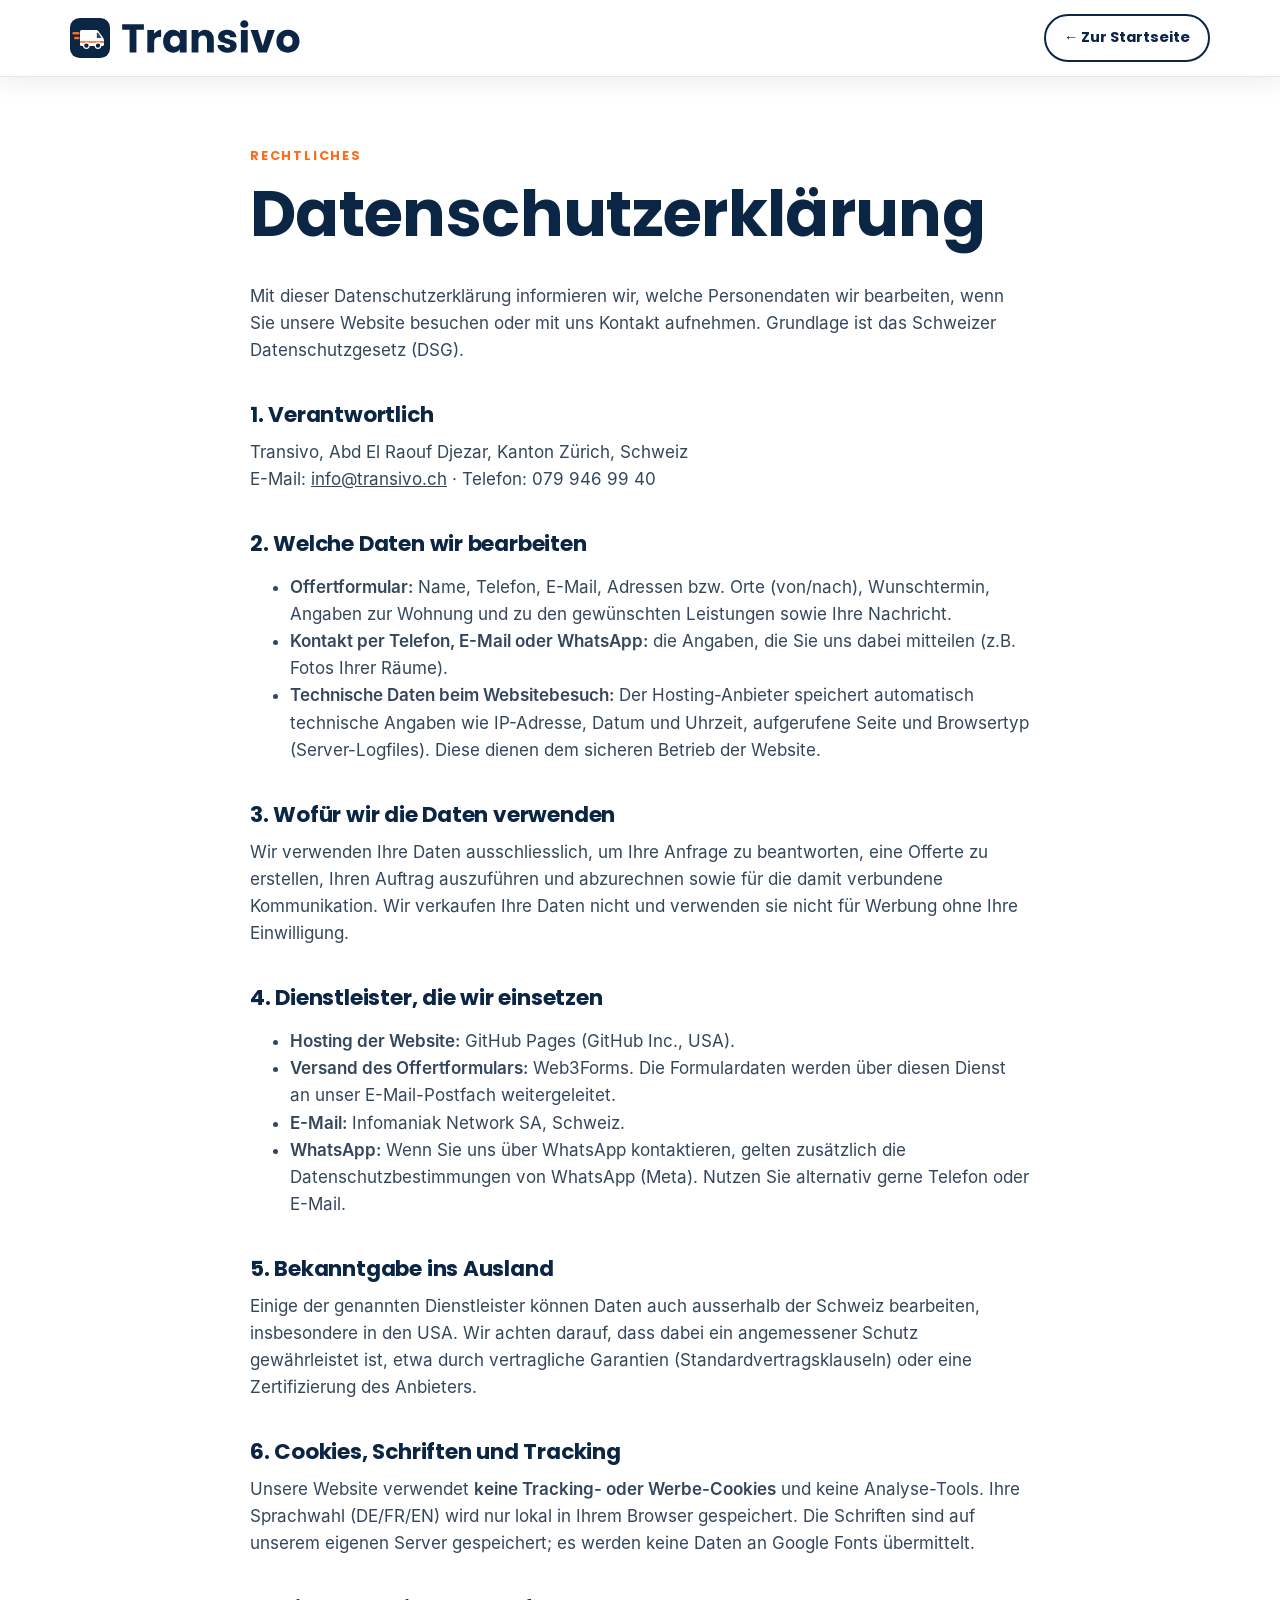
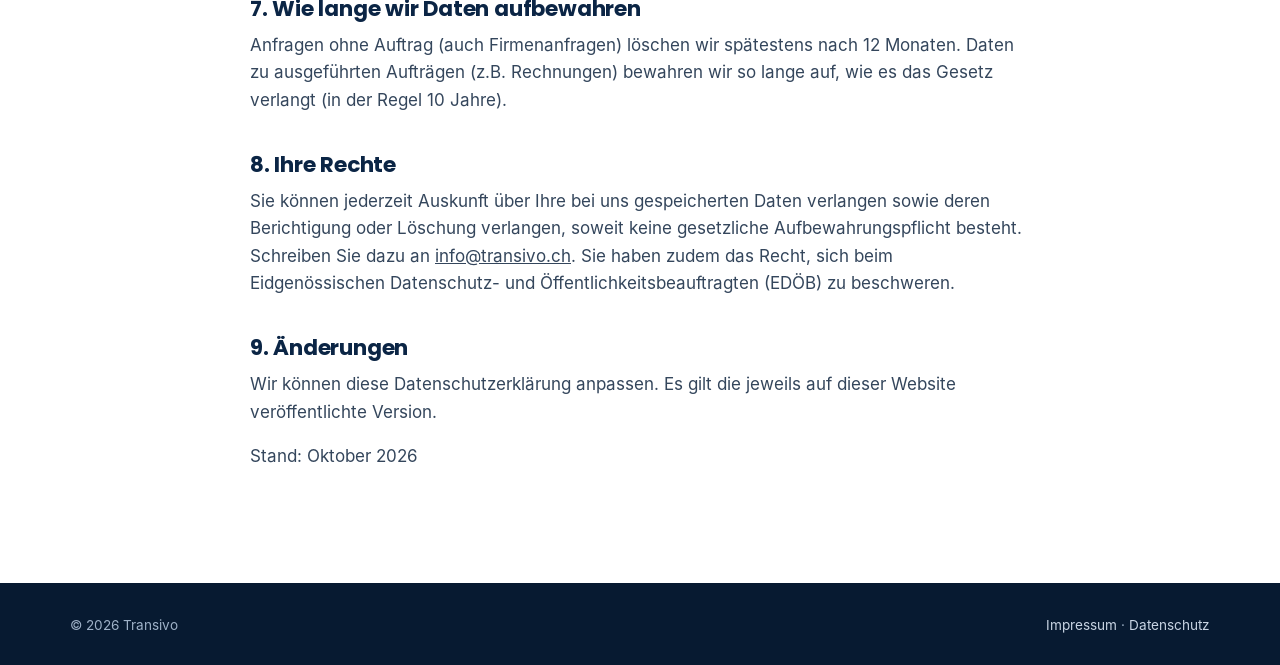
<file: datenschutz.html>
<!doctype html>
<html lang="de">
<head>
  <meta charset="utf-8">
  <meta name="viewport" content="width=device-width, initial-scale=1">
  <title>Datenschutzerklärung – Transivo</title>
  <meta name="robots" content="noindex, follow">
  <link rel="icon" href="assets/transivo-icon.svg" type="image/svg+xml">
  <link rel="apple-touch-icon" href="assets/apple-touch-icon.png">
  <link rel="stylesheet" href="css/style.css">
</head>
<body style="padding-bottom:0">
<header class="header scrolled">
  <div class="wrap">
    <a href="index.html" class="logo"><img src="assets/transivo-logo-farbig.svg" alt="Transivo" width="180" height="40"></a>
    <div class="header-actions" style="margin-left:auto"><a href="index.html" class="btn btn-outline">← Zur Startseite</a></div>
  </div>
</header>
<main class="legal"><div class="wrap">

<span class="kicker">Rechtliches</span>
<h1>Datenschutzerklärung</h1>
<p>Mit dieser Datenschutzerklärung informieren wir, welche Personendaten wir bearbeiten, wenn Sie unsere Website besuchen oder mit uns Kontakt aufnehmen. Grundlage ist das Schweizer Datenschutzgesetz (DSG).</p>

<h2>1. Verantwortlich</h2>
<p>Transivo, Abd El Raouf Djezar, Kanton Zürich, Schweiz<br>
E-Mail: <a href="mailto:info@transivo.ch">info@transivo.ch</a> · Telefon: 079 946 99 40</p>

<h2>2. Welche Daten wir bearbeiten</h2>
<ul>
  <li><strong>Offertformular:</strong> Name, Telefon, E-Mail, Adressen bzw. Orte (von/nach), Wunschtermin, Angaben zur Wohnung und zu den gewünschten Leistungen sowie Ihre Nachricht.</li>
  <li><strong>Kontakt per Telefon, E-Mail oder WhatsApp:</strong> die Angaben, die Sie uns dabei mitteilen (z.B. Fotos Ihrer Räume).</li>
  <li><strong>Technische Daten beim Websitebesuch:</strong> Der Hosting-Anbieter speichert automatisch technische Angaben wie IP-Adresse, Datum und Uhrzeit, aufgerufene Seite und Browsertyp (Server-Logfiles). Diese dienen dem sicheren Betrieb der Website.</li>
</ul>

<h2>3. Wofür wir die Daten verwenden</h2>
<p>Wir verwenden Ihre Daten ausschliesslich, um Ihre Anfrage zu beantworten, eine Offerte zu erstellen, Ihren Auftrag auszuführen und abzurechnen sowie für die damit verbundene Kommunikation. Wir verkaufen Ihre Daten nicht und verwenden sie nicht für Werbung ohne Ihre Einwilligung.</p>

<h2>4. Dienstleister, die wir einsetzen</h2>
<ul>
  <li><strong>Hosting der Website:</strong> GitHub Pages (GitHub Inc., USA).</li>
  <li><strong>Versand des Offertformulars:</strong> Web3Forms. Die Formulardaten werden über diesen Dienst an unser E-Mail-Postfach weitergeleitet.</li>
  <li><strong>E-Mail:</strong> Infomaniak Network SA, Schweiz.</li>
  <li><strong>WhatsApp:</strong> Wenn Sie uns über WhatsApp kontaktieren, gelten zusätzlich die Datenschutzbestimmungen von WhatsApp (Meta). Nutzen Sie alternativ gerne Telefon oder E-Mail.</li>
</ul>

<h2>5. Bekanntgabe ins Ausland</h2>
<p>Einige der genannten Dienstleister können Daten auch ausserhalb der Schweiz bearbeiten, insbesondere in den USA. Wir achten darauf, dass dabei ein angemessener Schutz gewährleistet ist, etwa durch vertragliche Garantien (Standardvertragsklauseln) oder eine Zertifizierung des Anbieters.</p>

<h2>6. Cookies, Schriften und Tracking</h2>
<p>Unsere Website verwendet <strong>keine Tracking- oder Werbe-Cookies</strong> und keine Analyse-Tools. Ihre Sprachwahl (DE/FR/EN) wird nur lokal in Ihrem Browser gespeichert. Die Schriften sind auf unserem eigenen Server gespeichert; es werden keine Daten an Google Fonts übermittelt.</p>

<h2>7. Wie lange wir Daten aufbewahren</h2>
<p>Anfragen ohne Auftrag (auch Firmenanfragen) löschen wir spätestens nach 12 Monaten. Daten zu ausgeführten Aufträgen (z.B. Rechnungen) bewahren wir so lange auf, wie es das Gesetz verlangt (in der Regel 10 Jahre).</p>

<h2>8. Ihre Rechte</h2>
<p>Sie können jederzeit Auskunft über Ihre bei uns gespeicherten Daten verlangen sowie deren Berichtigung oder Löschung verlangen, soweit keine gesetzliche Aufbewahrungspflicht besteht. Schreiben Sie dazu an <a href="mailto:info@transivo.ch">info@transivo.ch</a>. Sie haben zudem das Recht, sich beim Eidgenössischen Datenschutz- und Öffentlichkeitsbeauftragten (EDÖB) zu beschweren.</p>

<h2>9. Änderungen</h2>
<p>Wir können diese Datenschutzerklärung anpassen. Es gilt die jeweils auf dieser Website veröffentlichte Version.</p>
<p>Stand: Oktober 2026</p>

</div></main>
<footer class="footer" style="padding-top:32px">
  <div class="wrap"><div class="bottom" style="margin-top:0;border-top:0;padding-top:0">
    <span>© 2026 Transivo</span>
    <span><a href="impressum.html">Impressum</a> · <a href="datenschutz.html">Datenschutz</a></span>
  </div></div>
</footer>
</body>
</html>
</file>
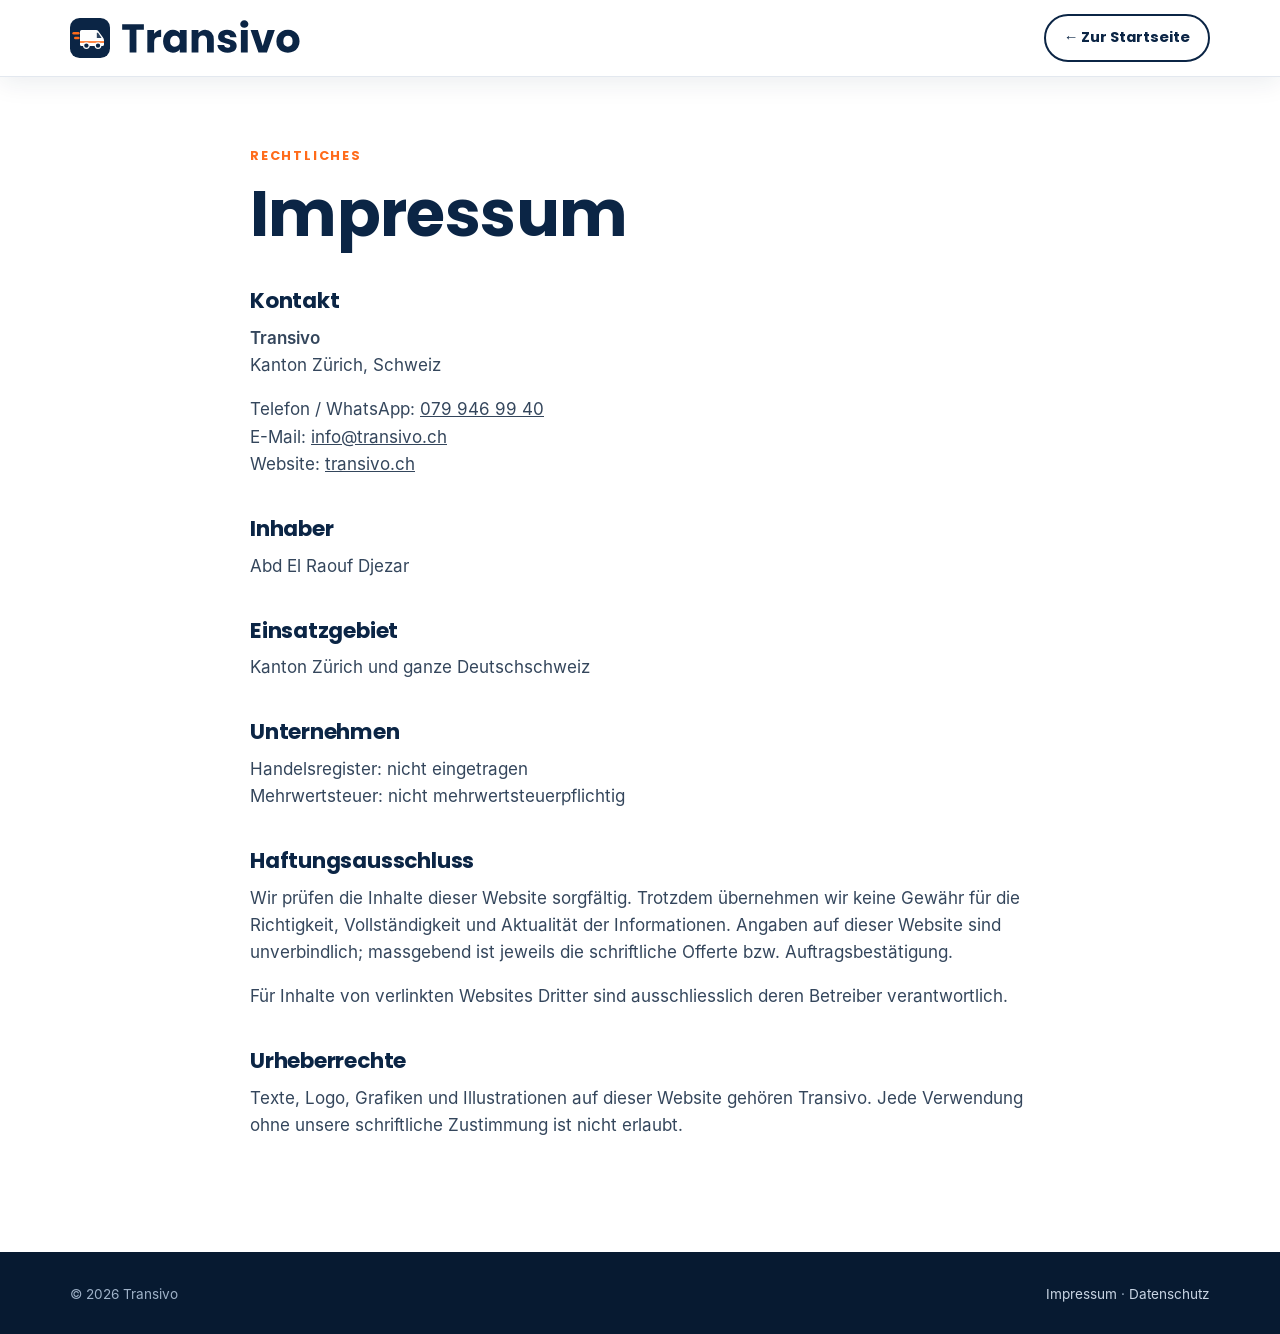
<file: impressum.html>
<!doctype html>
<html lang="de">
<head>
  <meta charset="utf-8">
  <meta name="viewport" content="width=device-width, initial-scale=1">
  <title>Impressum – Transivo</title>
  <meta name="robots" content="noindex, follow">
  <link rel="icon" href="assets/transivo-icon.svg" type="image/svg+xml">
  <link rel="apple-touch-icon" href="assets/apple-touch-icon.png">
  <link rel="stylesheet" href="css/style.css">
</head>
<body style="padding-bottom:0">
<header class="header scrolled">
  <div class="wrap">
    <a href="index.html" class="logo"><img src="assets/transivo-logo-farbig.svg" alt="Transivo" width="180" height="40"></a>
    <div class="header-actions" style="margin-left:auto"><a href="index.html" class="btn btn-outline">← Zur Startseite</a></div>
  </div>
</header>
<main class="legal"><div class="wrap">

<span class="kicker">Rechtliches</span>
<h1>Impressum</h1>

<h2>Kontakt</h2>
<p><strong>Transivo</strong><br>
<!-- Postadresse (z.B. Postfach) hier ergänzen, sobald vorhanden:
Postfach 123<br>
8000 Zürich<br>
-->
Kanton Zürich, Schweiz</p>
<p>Telefon / WhatsApp: <a href="tel:+41799469940">079 946 99 40</a><br>
E-Mail: <a href="mailto:info@transivo.ch">info@transivo.ch</a><br>
Website: <a href="https://transivo.ch">transivo.ch</a></p>

<h2>Inhaber</h2>
<p>Abd El Raouf Djezar</p>

<h2>Einsatzgebiet</h2>
<p>Kanton Zürich und ganze Deutschschweiz</p>

<h2>Unternehmen</h2>
<p>Handelsregister: nicht eingetragen<br>
Mehrwertsteuer: nicht mehrwertsteuerpflichtig</p>

<h2>Haftungsausschluss</h2>
<p>Wir prüfen die Inhalte dieser Website sorgfältig. Trotzdem übernehmen wir keine Gewähr für die Richtigkeit, Vollständigkeit und Aktualität der Informationen. Angaben auf dieser Website sind unverbindlich; massgebend ist jeweils die schriftliche Offerte bzw. Auftragsbestätigung.</p>
<p>Für Inhalte von verlinkten Websites Dritter sind ausschliesslich deren Betreiber verantwortlich.</p>

<h2>Urheberrechte</h2>
<p>Texte, Logo, Grafiken und Illustrationen auf dieser Website gehören Transivo. Jede Verwendung ohne unsere schriftliche Zustimmung ist nicht erlaubt.</p>

</div></main>
<footer class="footer" style="padding-top:32px">
  <div class="wrap"><div class="bottom" style="margin-top:0;border-top:0;padding-top:0">
    <span>© 2026 Transivo</span>
    <span><a href="impressum.html">Impressum</a> · <a href="datenschutz.html">Datenschutz</a></span>
  </div></div>
</footer>
</body>
</html>
</file>
<file: css/style.css>
/* =========================================================
   Transivo – Stylesheet
   Farben anpassen: nur die Werte unter :root ändern
   ========================================================= */

@font-face { font-family: "Poppins"; font-weight: 500; font-display: swap; src: url("../assets/fonts/poppins-500.woff2") format("woff2"); }
@font-face { font-family: "Poppins"; font-weight: 700; font-display: swap; src: url("../assets/fonts/poppins-700.woff2") format("woff2"); }
@font-face { font-family: "Inter"; font-weight: 400; font-display: swap; src: url("../assets/fonts/inter-400.woff2") format("woff2"); }
@font-face { font-family: "Inter"; font-weight: 600; font-display: swap; src: url("../assets/fonts/inter-600.woff2") format("woff2"); }

:root {
  --navy: #0B2545;
  --navy-2: #13315C;
  --navy-3: #1d4373;
  --orange: #FF6B1A;
  --orange-dark: #E85A0C;
  --orange-soft: #FFF1E8;
  --ink: #142235;
  --muted: #5B6B7E;
  --line: #E3E8EF;
  --bg: #FFFFFF;
  --bg-soft: #F5F7FA;
  --green: #1FAF5A;
  --radius: 16px;
  --radius-sm: 10px;
  --shadow: 0 10px 30px rgba(11, 37, 69, .08);
  --shadow-lg: 0 24px 60px rgba(11, 37, 69, .16);
  --wrap: 1180px;
  --head: "Poppins", "Segoe UI", Arial, sans-serif;
  --body: "Inter", "Segoe UI", Arial, sans-serif;
}

*, *::before, *::after { box-sizing: border-box; }
html { scroll-behavior: smooth; scroll-padding-top: 84px; -webkit-text-size-adjust: 100%; }
body { margin: 0; font-family: var(--body); font-size: 17px; line-height: 1.6; color: var(--ink); background: var(--bg); }
img, svg { max-width: 100%; display: block; }
a { color: inherit; }
h1, h2, h3, h4 { font-family: var(--head); font-weight: 700; line-height: 1.15; margin: 0 0 .5em; color: var(--navy); letter-spacing: -.01em; }
h1 { font-size: clamp(2.3rem, 5.4vw, 4rem); }
h2 { font-size: clamp(1.8rem, 3.6vw, 2.6rem); }
h3 { font-size: 1.2rem; }
p { margin: 0 0 1em; }
.wrap { max-width: var(--wrap); margin: 0 auto; padding: 0 20px; }
.sr-only { position: absolute; width: 1px; height: 1px; overflow: hidden; clip: rect(0 0 0 0); white-space: nowrap; }

/* ---------- Buttons ---------- */
.btn { display: inline-flex; align-items: center; justify-content: center; gap: .55em; padding: .95em 1.5em; border-radius: 999px; font-family: var(--head); font-weight: 700; font-size: 1rem; text-decoration: none; border: 2px solid transparent; cursor: pointer; transition: transform .15s ease, background .15s ease, box-shadow .15s ease; white-space: nowrap; }
.btn:hover { transform: translateY(-2px); }
.btn svg { width: 1.2em; height: 1.2em; flex: none; }
.btn-primary { background: var(--orange); color: #fff; box-shadow: 0 10px 24px rgba(255, 107, 26, .35); }
.btn-primary:hover { background: var(--orange-dark); }
.btn-wa { background: var(--green); color: #fff; }
.btn-ghost { border-color: rgba(255, 255, 255, .35); color: #fff; }
.btn-ghost:hover { background: rgba(255, 255, 255, .1); }
.btn-outline { border-color: var(--navy); color: var(--navy); }
.btn-outline:hover { background: var(--navy); color: #fff; }

/* ---------- Topbar & Header ---------- */
.topbar { background: var(--navy); color: #c8d4e3; font-size: .85rem; }
.topbar .wrap { display: flex; justify-content: space-between; align-items: center; gap: 16px; min-height: 38px; }
.topbar a { color: #fff; text-decoration: none; font-weight: 600; white-space: nowrap; }
.topbar .tb-left { display: flex; gap: 22px; flex-wrap: wrap; }
.topbar .tb-left span { display: inline-flex; align-items: center; gap: 6px; }
.topbar svg { width: 15px; height: 15px; color: var(--orange); }

.header { position: sticky; top: 0; z-index: 50; background: rgba(255, 255, 255, .96); backdrop-filter: blur(10px); border-bottom: 1px solid transparent; transition: box-shadow .2s, border-color .2s; }
.header.scrolled { box-shadow: 0 6px 24px rgba(11, 37, 69, .08); border-color: var(--line); }
.header .wrap { display: flex; align-items: center; gap: 24px; min-height: 76px; }
.logo img { height: 40px; width: auto; }
.nav { display: flex; gap: 26px; margin-left: auto; }
.nav a { text-decoration: none; font-weight: 600; font-size: .95rem; color: var(--navy); position: relative; }
.nav a::after { content: ""; position: absolute; left: 0; right: 100%; bottom: -6px; height: 2px; background: var(--orange); transition: right .2s; }
.nav a:hover::after { right: 0; }
.header-actions { display: flex; align-items: center; gap: 12px; }
.header .btn { padding: .7em 1.2em; font-size: .92rem; }

.lang { display: flex; border: 1px solid var(--line); border-radius: 999px; padding: 3px; }
.lang button { border: 0; background: none; font: 600 .8rem var(--head); color: var(--muted); padding: 5px 9px; border-radius: 999px; cursor: pointer; }
.lang button.active { background: var(--navy); color: #fff; }

.burger { display: none; width: 44px; height: 44px; border: 0; background: var(--bg-soft); border-radius: 12px; cursor: pointer; }
.burger span { display: block; width: 20px; height: 2px; background: var(--navy); margin: 5px auto; transition: .2s; }

/* ---------- Hero ---------- */
.hero { position: relative; overflow: hidden; background: radial-gradient(1200px 500px at 85% 10%, var(--navy-3), transparent 60%), linear-gradient(160deg, var(--navy) 0%, var(--navy-2) 100%); color: #fff; padding: 84px 0 0; }
.hero::before { content: ""; position: absolute; inset: 0; background-image: radial-gradient(rgba(255, 255, 255, .06) 1px, transparent 1px); background-size: 26px 26px; pointer-events: none; }
.hero .wrap { position: relative; display: grid; grid-template-columns: 1.05fr 1fr; gap: 40px; align-items: center; }
.badge { display: inline-flex; align-items: center; gap: 8px; background: rgba(255, 255, 255, .08); border: 1px solid rgba(255, 255, 255, .16); padding: 7px 14px; border-radius: 999px; font-size: .88rem; font-weight: 600; margin-bottom: 22px; }
.badge i { width: 8px; height: 8px; border-radius: 50%; background: var(--orange); box-shadow: 0 0 0 4px rgba(255, 107, 26, .25); }
.hero h1 { color: #fff; }
.hero h1 span { color: var(--orange); }
.hero p.lead { font-size: 1.18rem; color: #d3deea; max-width: 34em; }
.hero-ctas { display: flex; gap: 12px; flex-wrap: wrap; margin: 28px 0 26px; }
.hero-trust { list-style: none; padding: 0; margin: 0 0 56px; display: flex; flex-wrap: wrap; gap: 10px 24px; font-size: .95rem; color: #d3deea; }
.hero-trust li { display: flex; align-items: center; gap: 8px; }
.hero-trust svg { width: 20px; height: 20px; color: var(--orange); }
.hero-visual { position: relative; align-self: end; padding-left: 16%; }
.hero-visual img { width: 100%; filter: drop-shadow(0 30px 40px rgba(0, 0, 0, .35)); position: relative; z-index: 2; }
.hero-visual .boxes { position: absolute; left: 0; bottom: 9%; width: 22%; z-index: 3; }
.road { height: 26px; background: #0a1f3a; position: relative; margin-top: -14px; }
.road::after { content: ""; position: absolute; left: 0; right: 0; top: 11px; height: 4px; background: repeating-linear-gradient(90deg, rgba(255, 255, 255, .35) 0 40px, transparent 40px 80px); }

/* ---------- Facts strip ---------- */
.facts { background: var(--orange); color: #fff; }
.facts .wrap { display: grid; grid-template-columns: repeat(4, 1fr); }
.fact { padding: 22px 18px; display: flex; align-items: center; gap: 14px; border-right: 1px solid rgba(255, 255, 255, .25); }
.fact:last-child { border-right: 0; }
.fact strong { font: 700 1.7rem var(--head); line-height: 1; white-space: nowrap; }
.fact span { font-size: .92rem; line-height: 1.3; font-weight: 600; }

/* ---------- Sections ---------- */
section { padding: 96px 0; }
.soft { background: var(--bg-soft); }
.sec-head { max-width: 720px; margin: 0 auto 52px; text-align: center; }
.sec-head p { color: var(--muted); font-size: 1.08rem; }
.kicker { display: inline-block; font: 700 .8rem var(--head); text-transform: uppercase; letter-spacing: .14em; color: var(--orange); margin-bottom: 12px; }

/* Services */
.grid-services { display: grid; grid-template-columns: repeat(auto-fill, minmax(260px, 1fr)); gap: 22px; }
.card { background: #fff; border: 1px solid var(--line); border-radius: var(--radius); padding: 28px 26px; transition: transform .2s, box-shadow .2s, border-color .2s; display: flex; flex-direction: column; }
.card:hover { transform: translateY(-4px); box-shadow: var(--shadow-lg); border-color: transparent; }
.ico { width: 56px; height: 56px; border-radius: 14px; background: var(--orange-soft); color: var(--orange); display: grid; place-items: center; margin-bottom: 18px; }
.ico svg { width: 28px; height: 28px; }
.card p { color: var(--muted); font-size: .98rem; flex: 1; }
.card .more { font: 700 .92rem var(--head); color: var(--navy); text-decoration: none; display: inline-flex; gap: 6px; align-items: center; }
.card .more:hover { color: var(--orange); }
.card.feature { background: var(--navy); color: #fff; border-color: var(--navy); }
.card.feature h3 { color: #fff; }
.card.feature p { color: #c8d4e3; }
.card.feature .ico { background: rgba(255, 107, 26, .18); }
.card.feature .more { color: var(--orange); }

.combo { margin-top: 34px; background: linear-gradient(110deg, var(--orange) 0%, #ff8a3d 100%); color: #fff; border-radius: 22px; padding: 34px 38px; display: flex; align-items: center; gap: 28px; justify-content: space-between; flex-wrap: wrap; box-shadow: 0 20px 40px rgba(255, 107, 26, .25); }
.combo h3 { color: #fff; font-size: 1.5rem; margin-bottom: .3em; }
.combo p { margin: 0; opacity: .95; max-width: 40em; }
.combo .btn { background: #fff; color: var(--orange-dark); }

/* Process */
.steps { display: grid; grid-template-columns: repeat(4, 1fr); gap: 22px; counter-reset: s; }
.step { position: relative; background: #fff; border-radius: var(--radius); padding: 30px 24px; box-shadow: var(--shadow); }
.step::before { counter-increment: s; content: counter(s); display: grid; place-items: center; width: 46px; height: 46px; border-radius: 50%; background: var(--navy); color: #fff; font: 700 1.1rem var(--head); margin-bottom: 18px; }
.step p { color: var(--muted); margin: 0; font-size: .97rem; }
.step:not(:last-child)::after { content: ""; position: absolute; top: 53px; right: -22px; width: 22px; border-top: 2px dashed #c5cfdb; }

/* Why */
.why { display: grid; grid-template-columns: 1fr 1.2fr; gap: 60px; align-items: center; }
.why-list { display: grid; grid-template-columns: 1fr 1fr; gap: 26px 30px; }
.why-item { display: flex; gap: 14px; }
.why-item .ico { width: 46px; height: 46px; flex: none; margin: 0; border-radius: 12px; }
.why-item .ico svg { width: 22px; height: 22px; }
.why-item h3 { font-size: 1.05rem; margin-bottom: .25em; }
.why-item p { color: var(--muted); font-size: .95rem; margin: 0; }
.why-box { background: var(--navy); color: #fff; border-radius: 24px; padding: 40px; position: relative; overflow: hidden; }
.why-box h2 { color: #fff; }
.why-box p { color: #c8d4e3; }
.why-box::after { content: ""; position: absolute; right: -60px; bottom: -60px; width: 220px; height: 220px; border-radius: 50%; background: rgba(255, 107, 26, .25); }
.promise { list-style: none; padding: 0; margin: 24px 0 30px; position: relative; z-index: 1; }
.promise li { display: flex; gap: 10px; margin-bottom: 10px; font-weight: 600; }
.promise svg { width: 22px; height: 22px; color: var(--orange); flex: none; }

/* Area */
.area { display: grid; grid-template-columns: 1fr 1fr; gap: 56px; align-items: center; }
.chips { display: flex; flex-wrap: wrap; gap: 10px; margin: 22px 0; }
.chips span { background: #fff; border: 1px solid var(--line); border-radius: 999px; padding: 8px 16px; font-weight: 600; font-size: .92rem; color: var(--navy); }
.map-card { background: #fff; border-radius: 24px; padding: 24px; box-shadow: var(--shadow); }
.note { color: var(--muted); font-size: .95rem; }

/* CTA band */
.cta-band { background: var(--navy); color: #fff; padding: 64px 0; }
.cta-band .wrap { display: flex; align-items: center; justify-content: space-between; gap: 30px; flex-wrap: wrap; }
.cta-band h2 { color: #fff; margin-bottom: .2em; }
.cta-band p { color: #c8d4e3; margin: 0; }
.cta-band .btns { display: flex; gap: 12px; flex-wrap: wrap; }

/* Form */
.offer { display: grid; grid-template-columns: 1.55fr 1fr; gap: 34px; align-items: start; }
.form-card { background: #fff; border-radius: 24px; padding: 38px; box-shadow: var(--shadow-lg); border: 1px solid var(--line); }
.form-card h2 { margin-bottom: .2em; }
.form-card > p { color: var(--muted); }
.fgrid { display: grid; grid-template-columns: 1fr 1fr; gap: 16px 18px; margin-top: 24px; }
.f { display: flex; flex-direction: column; gap: 6px; }
.f.full { grid-column: 1 / -1; }
.f label, fieldset legend { font-weight: 600; font-size: .9rem; color: var(--navy); }
.f input, .f select, .f textarea { font: inherit; font-size: 1rem; padding: 13px 14px; border: 1.5px solid var(--line); border-radius: var(--radius-sm); background: var(--bg-soft); color: var(--ink); transition: border-color .15s, background .15s, box-shadow .15s; width: 100%; }
.f input:not([type=checkbox]), .f select { height: 50px; }
.f textarea { min-height: 120px; resize: vertical; }
.f input:focus, .f select:focus, .f textarea:focus { outline: none; border-color: var(--orange); background: #fff; box-shadow: 0 0 0 4px rgba(255, 107, 26, .15); }
fieldset { border: 0; padding: 0; margin: 0; grid-column: 1 / -1; }
.checks { display: grid; grid-template-columns: repeat(auto-fill, minmax(210px, 1fr)); gap: 10px; margin-top: 10px; }
.check { display: flex; align-items: center; gap: 10px; background: var(--bg-soft); border: 1.5px solid var(--line); padding: 11px 14px; border-radius: var(--radius-sm); cursor: pointer; font-size: .95rem; transition: border-color .15s, background .15s; }
.check:has(input:checked) { border-color: var(--orange); background: var(--orange-soft); }
.check input { accent-color: var(--orange); width: 18px; height: 18px; flex: none; }
.inline-check { display: flex; gap: 10px; align-items: flex-start; font-size: .93rem; color: var(--muted); }
.inline-check input { accent-color: var(--orange); width: 18px; height: 18px; margin-top: 3px; flex: none; }
.inline-check a { color: var(--navy); font-weight: 600; }
.form-foot { display: flex; align-items: center; justify-content: space-between; gap: 16px; flex-wrap: wrap; margin-top: 22px; }
.req { font-size: .85rem; color: var(--muted); }
.form-msg { display: none; margin-top: 18px; padding: 16px 18px; border-radius: var(--radius-sm); font-weight: 600; }
.form-msg.ok { display: block; background: #e8f8ef; color: #136c3a; border: 1px solid #b6e7c9; }
.form-msg.err { display: block; background: #fdecec; color: #9b1c1c; border: 1px solid #f5c2c2; }
.hp { display: none !important; }

.side { display: grid; gap: 18px; position: sticky; top: 100px; }
.side-card { background: var(--navy); color: #fff; border-radius: 22px; padding: 30px; }
.side-card h3 { color: #fff; }
.side-card p { color: #c8d4e3; font-size: .95rem; }
.contact-line { display: flex; align-items: center; gap: 14px; padding: 14px 0; border-top: 1px solid rgba(255, 255, 255, .12); text-decoration: none; }
.contact-line .ci { width: 42px; height: 42px; border-radius: 12px; background: rgba(255, 255, 255, .08); display: grid; place-items: center; flex: none; }
.contact-line .ci svg { width: 20px; height: 20px; color: var(--orange); }
.contact-line small { display: block; color: #9fb2c8; font-size: .8rem; }
.contact-line strong { font-family: var(--head); font-size: 1.02rem; }
.side-card.light { background: var(--orange-soft); color: var(--ink); }
.side-card.light h3 { color: var(--navy); }
.side-card.light p { color: var(--muted); }

/* FAQ */
.faq { max-width: 860px; margin: 0 auto; }
.faq details { background: #fff; border: 1px solid var(--line); border-radius: 14px; margin-bottom: 12px; overflow: hidden; }
.faq summary { list-style: none; cursor: pointer; padding: 20px 56px 20px 24px; font: 600 1.05rem var(--head); color: var(--navy); position: relative; }
.faq summary::-webkit-details-marker { display: none; }
.faq summary::after { content: "+"; position: absolute; right: 22px; top: 50%; transform: translateY(-50%); width: 28px; height: 28px; border-radius: 50%; background: var(--orange-soft); color: var(--orange); display: grid; place-items: center; font-size: 1.3rem; line-height: 1; transition: transform .2s; }
.faq details[open] summary::after { content: "–"; }
.faq details p { padding: 0 24px 20px; margin: 0; color: var(--muted); }

/* Footer */
.footer { background: #071a31; color: #9fb2c8; padding: 64px 0 28px; font-size: .95rem; }
.footer .cols { display: grid; grid-template-columns: 1.4fr 1fr 1fr 1fr; gap: 36px; }
.footer h4 { color: #fff; font-size: 1rem; margin-bottom: 1em; }
.footer ul { list-style: none; padding: 0; margin: 0; }
.footer li { margin-bottom: .55em; }
.footer a { color: #c8d4e3; text-decoration: none; }
.footer a:hover { color: var(--orange); }
.footer .logo img { height: 38px; margin-bottom: 16px; }
.footer .bottom { border-top: 1px solid rgba(255, 255, 255, .1); margin-top: 44px; padding-top: 22px; display: flex; justify-content: space-between; gap: 16px; flex-wrap: wrap; font-size: .85rem; }

/* Floating WhatsApp + mobile bar */
.wa-float { position: fixed; right: 20px; bottom: 20px; width: 60px; height: 60px; border-radius: 50%; background: var(--green); color: #fff; display: grid; place-items: center; box-shadow: 0 12px 30px rgba(31, 175, 90, .45); z-index: 60; transition: transform .2s; }
.wa-float:hover { transform: scale(1.08); }
.wa-float svg { width: 32px; height: 32px; }
.mobile-bar { display: none; }

/* Legal pages */
.legal { padding: 64px 0 96px; }
.legal .wrap { max-width: 820px; }
.legal h2 { font-size: 1.35rem; margin-top: 1.8em; }
.legal p, .legal li { color: #34465c; }
.legal .todo { background: #fff6d6; border: 1px dashed #e0b400; padding: 2px 6px; border-radius: 4px; }

/* Reveal animation */
.reveal { opacity: 0; transform: translateY(18px); transition: opacity .6s ease, transform .6s ease; }
.reveal.in { opacity: 1; transform: none; }
@media (prefers-reduced-motion: reduce) { .reveal { opacity: 1; transform: none; transition: none; } html { scroll-behavior: auto; } }

/* ---------- Responsive ---------- */
@media (max-width: 1080px) {
  .nav { display: none; }
  .burger { display: block; }
  .header-actions .btn { display: none; }
  .header .wrap { justify-content: space-between; }
  .header-actions { margin-left: auto; }
  .nav.open { display: flex; flex-direction: column; position: absolute; top: 100%; left: 0; right: 0; background: #fff; padding: 12px 20px 22px; gap: 0; box-shadow: 0 20px 30px rgba(11, 37, 69, .12); }
  .nav.open a { padding: 14px 0; border-bottom: 1px solid var(--line); }
  .burger.open span:nth-child(1) { transform: translateY(7px) rotate(45deg); }
  .burger.open span:nth-child(2) { opacity: 0; }
  .burger.open span:nth-child(3) { transform: translateY(-7px) rotate(-45deg); }
  .steps { grid-template-columns: 1fr 1fr; }
  .step::after { display: none; }
  .why, .area, .offer { grid-template-columns: 1fr; }
  .side { position: static; }
  .footer .cols { grid-template-columns: 1fr 1fr; }
}
@media (max-width: 760px) {
  body { font-size: 16px; padding-bottom: 66px; }
  section { padding: 68px 0; }
  .topbar .tb-left > span:first-child { display: none; }
  .topbar .tb-hide { display: inline-flex !important; }
  .topbar .wrap { justify-content: space-between; }
  .fact { flex-direction: column; align-items: flex-start; gap: 6px; padding: 18px 16px; }
  .fact strong { font-size: 1.45rem; }
  .hero { padding-top: 48px; }
  .hero .wrap { grid-template-columns: 1fr; }
  .hero-trust { margin-bottom: 30px; }
  .hero-ctas .btn { flex: 1 1 100%; }
  .facts .wrap { grid-template-columns: 1fr 1fr; }
  .fact:nth-child(2) { border-right: 0; }
  .fact:nth-child(-n+2) { border-bottom: 1px solid rgba(255, 255, 255, .25); }
  .why-list, .fgrid { grid-template-columns: 1fr; }
  .steps { grid-template-columns: 1fr; }
  .form-card { padding: 26px 20px; }
  .combo { padding: 28px 24px; }
  .footer .cols { grid-template-columns: 1fr; }
  .logo img { height: 34px; }
  .wa-float { display: none; }
  .mobile-bar { display: grid; grid-template-columns: 1fr 1fr 1fr; position: fixed; left: 0; right: 0; bottom: 0; z-index: 60; background: #fff; border-top: 1px solid var(--line); box-shadow: 0 -8px 24px rgba(11, 37, 69, .1); }
  .mobile-bar a { display: flex; flex-direction: column; align-items: center; gap: 2px; padding: 9px 4px 10px; text-decoration: none; font: 600 .75rem var(--head); color: var(--navy); }
  .mobile-bar a svg { width: 22px; height: 22px; }
  .mobile-bar a.mb-wa { color: var(--green); }
  .mobile-bar a.mb-offer { background: var(--orange); color: #fff; }
}

/* =========================================================
   Transivo – Ergänzungen (Hauptleistungen, Preise, Firmen)
   ========================================================= */
.grid-main { display: grid; grid-template-columns: repeat(3, 1fr); gap: 22px; }
.card.big { padding: 34px 30px; }
.card.big h3 { font-size: 1.35rem; }
.card .tag { display: inline-block; align-self: flex-start; font: 700 .75rem var(--head); text-transform: uppercase; letter-spacing: .08em; color: var(--orange); background: var(--orange-soft); padding: 5px 10px; border-radius: 999px; margin-bottom: 14px; }
.card.feature .tag { background: rgba(255, 107, 26, .18); }
.card ul.mini { list-style: none; padding: 0; margin: 0 0 18px; }
.card ul.mini li { display: flex; gap: 8px; font-size: .95rem; margin-bottom: 6px; color: var(--muted); }
.card.feature ul.mini li { color: #c8d4e3; }
.card ul.mini svg { width: 18px; height: 18px; color: var(--orange); flex: none; margin-top: 3px; }
.sub-head { display: flex; align-items: center; gap: 16px; margin: 54px 0 22px; }
.sub-head h3 { margin: 0; font-size: 1.25rem; white-space: nowrap; }
.sub-head::after { content: ""; flex: 1; height: 1px; background: var(--line); }
.grid-extra { display: grid; grid-template-columns: repeat(4, 1fr); gap: 18px; }
.card.small { padding: 24px 22px; }
.card.small .ico { width: 48px; height: 48px; margin-bottom: 14px; }
.card.small .ico svg { width: 24px; height: 24px; }
.card.small h3 { font-size: 1.05rem; }
.card.small p { font-size: .93rem; }
.jobs { margin-top: 44px; background: var(--bg-soft); border-radius: 22px; padding: 28px 30px; }
.jobs h3 { font-size: 1.1rem; margin-bottom: 14px; }
.jobs .chips { margin: 0; }

/* Preise */
.prices { display: grid; grid-template-columns: repeat(3, 1fr); gap: 22px; align-items: stretch; }
.price { background: #fff; border: 1px solid var(--line); border-radius: 22px; padding: 34px 30px; display: flex; flex-direction: column; position: relative; }
.price.hot { border: 2px solid var(--orange); box-shadow: var(--shadow-lg); }
.price .ribbon { position: absolute; top: -14px; left: 30px; background: var(--orange); color: #fff; font: 700 .78rem var(--head); padding: 6px 14px; border-radius: 999px; letter-spacing: .04em; }
.price h3 { font-size: 1.15rem; margin-bottom: 4px; }
.price .for { color: var(--muted); font-size: .95rem; margin-bottom: 18px; }
.price .amount { font: 700 2.6rem var(--head); color: var(--navy); line-height: 1; margin-bottom: 4px; }
.price .amount small { font-size: 1rem; color: var(--muted); font-weight: 500; }
.price .amount .from { display: block; font-size: .85rem; color: var(--muted); font-weight: 500; margin-bottom: 6px; }
.price ul { list-style: none; padding: 0; margin: 20px 0 26px; flex: 1; }
.price li { display: flex; gap: 10px; margin-bottom: 9px; font-size: .96rem; }
.price li svg { width: 20px; height: 20px; color: var(--orange); flex: none; margin-top: 2px; }
.price .btn { width: 100%; }
.zones { margin-top: 34px; display: grid; grid-template-columns: 1.2fr 1fr; gap: 26px; align-items: start; }
.zone-table { width: 100%; border-collapse: collapse; background: #fff; border-radius: 18px; overflow: hidden; box-shadow: var(--shadow); }
.zone-table th, .zone-table td { padding: 14px 18px; text-align: left; border-bottom: 1px solid var(--line); font-size: .95rem; }
.zone-table th { background: var(--navy); color: #fff; font-family: var(--head); font-weight: 600; }
.zone-table tr:last-child td { border-bottom: 0; }
.zone-table td:last-child { font-weight: 700; color: var(--navy); white-space: nowrap; }
.price-notes { background: var(--orange-soft); border-radius: 18px; padding: 24px 26px; }
.price-notes h3 { font-size: 1.05rem; }
.price-notes ul { margin: 0; padding-left: 18px; color: #4a4038; font-size: .94rem; }
.price-notes li { margin-bottom: 7px; }

/* Für Firmen */
.b2b { background: linear-gradient(150deg, var(--navy) 0%, var(--navy-2) 100%); color: #fff; position: relative; overflow: hidden; }
.b2b::before { content: ""; position: absolute; inset: 0; background-image: radial-gradient(rgba(255, 255, 255, .05) 1px, transparent 1px); background-size: 26px 26px; }
.b2b .wrap { position: relative; display: grid; grid-template-columns: 1fr 1.1fr; gap: 56px; align-items: center; }
.b2b h2 { color: #fff; }
.b2b p { color: #c8d4e3; }
.b2b .promise li { color: #fff; }
.b2b-grid { display: grid; grid-template-columns: 1fr 1fr; gap: 16px; }
.b2b-item { background: rgba(255, 255, 255, .06); border: 1px solid rgba(255, 255, 255, .12); border-radius: 18px; padding: 22px; }
.b2b-item .ico { background: rgba(255, 107, 26, .18); width: 46px; height: 46px; border-radius: 12px; margin-bottom: 12px; }
.b2b-item .ico svg { width: 22px; height: 22px; }
.b2b-item h3 { color: #fff; font-size: 1.02rem; margin-bottom: .3em; }
.b2b-item p { font-size: .9rem; margin: 0; }

@media (max-width: 1080px) {
  .grid-main, .prices { grid-template-columns: 1fr; }
  .grid-extra { grid-template-columns: 1fr 1fr; }
  .zones, .b2b .wrap { grid-template-columns: 1fr; }
  .price.hot { order: -1; }
}
@media (max-width: 760px) {
  .grid-extra, .b2b-grid { grid-template-columns: 1fr; }
  .jobs { padding: 22px 20px; }
  .sub-head h3 { white-space: normal; }
  .zone-table th, .zone-table td { padding: 12px 12px; font-size: .9rem; }
}
.price .amount .from:empty { display: none; }
.card.big p { flex: none; } .card.big ul.mini { flex: 1; }
</file>
